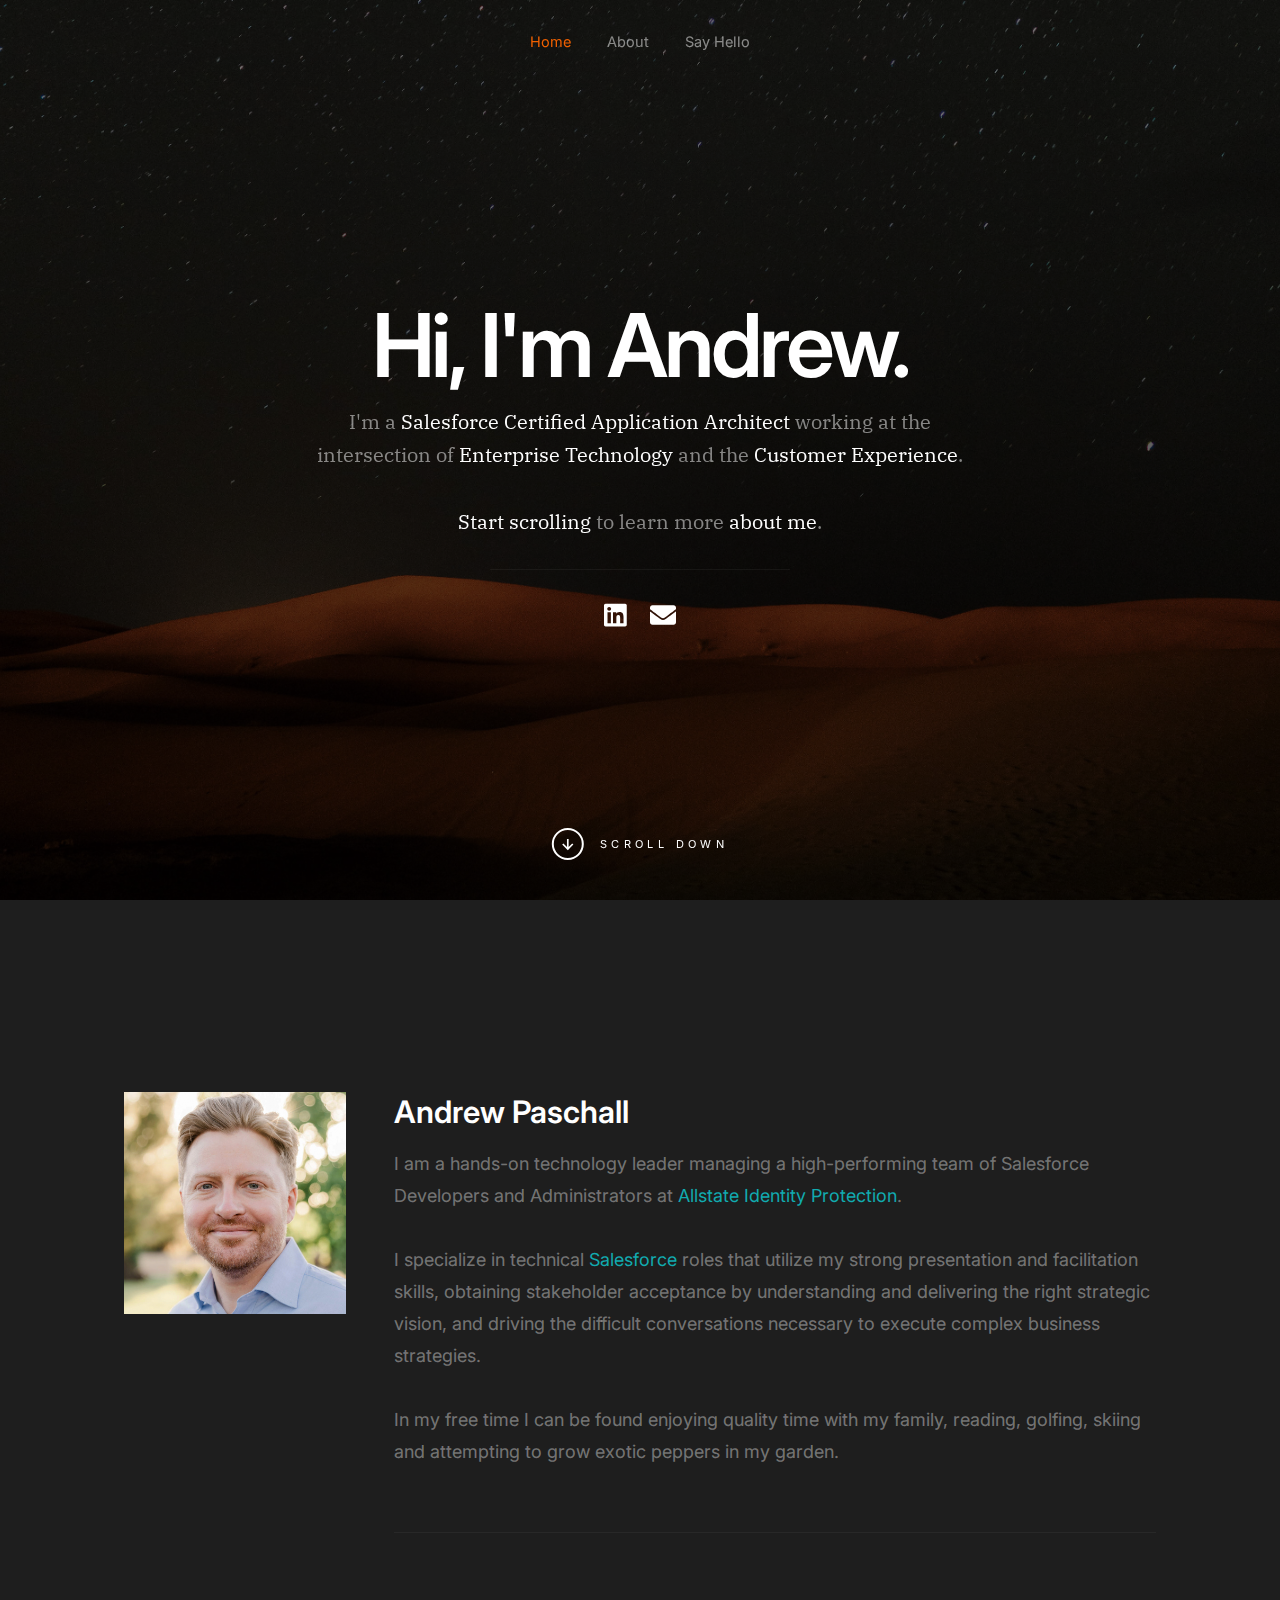
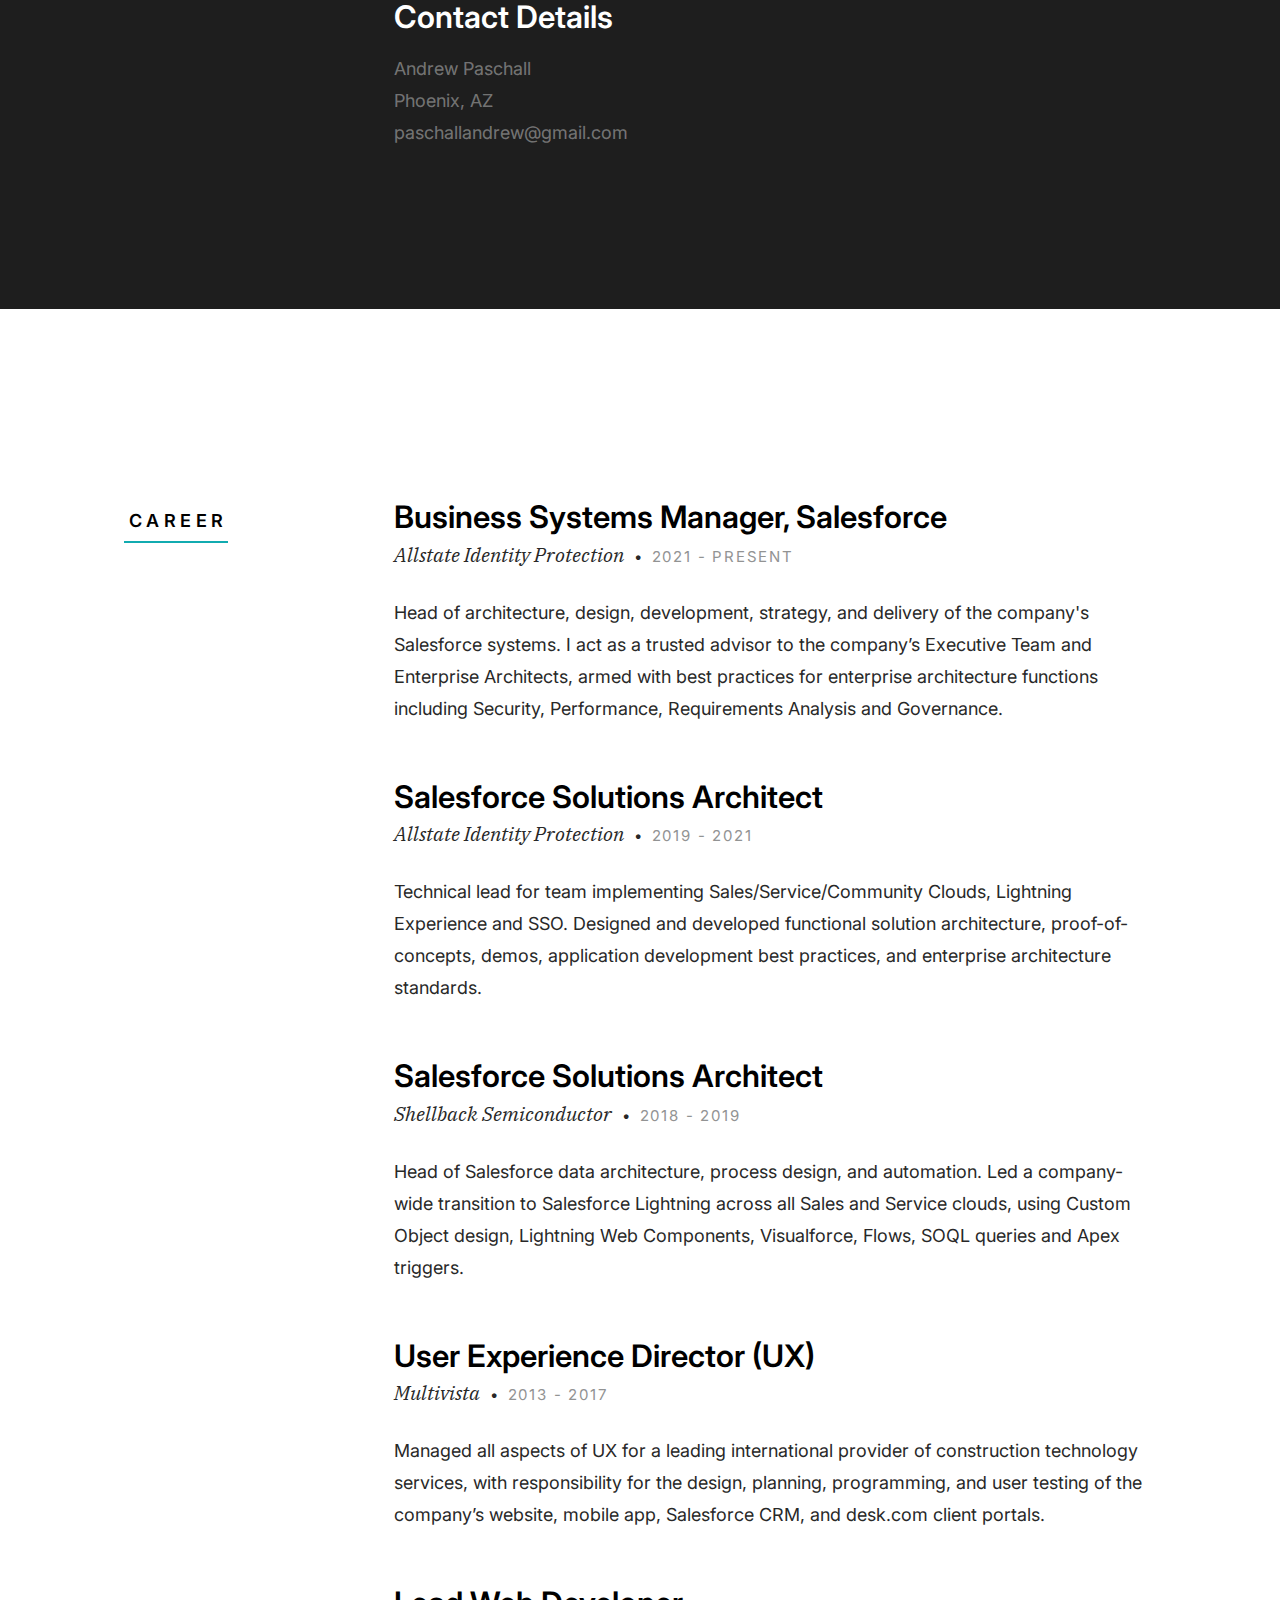
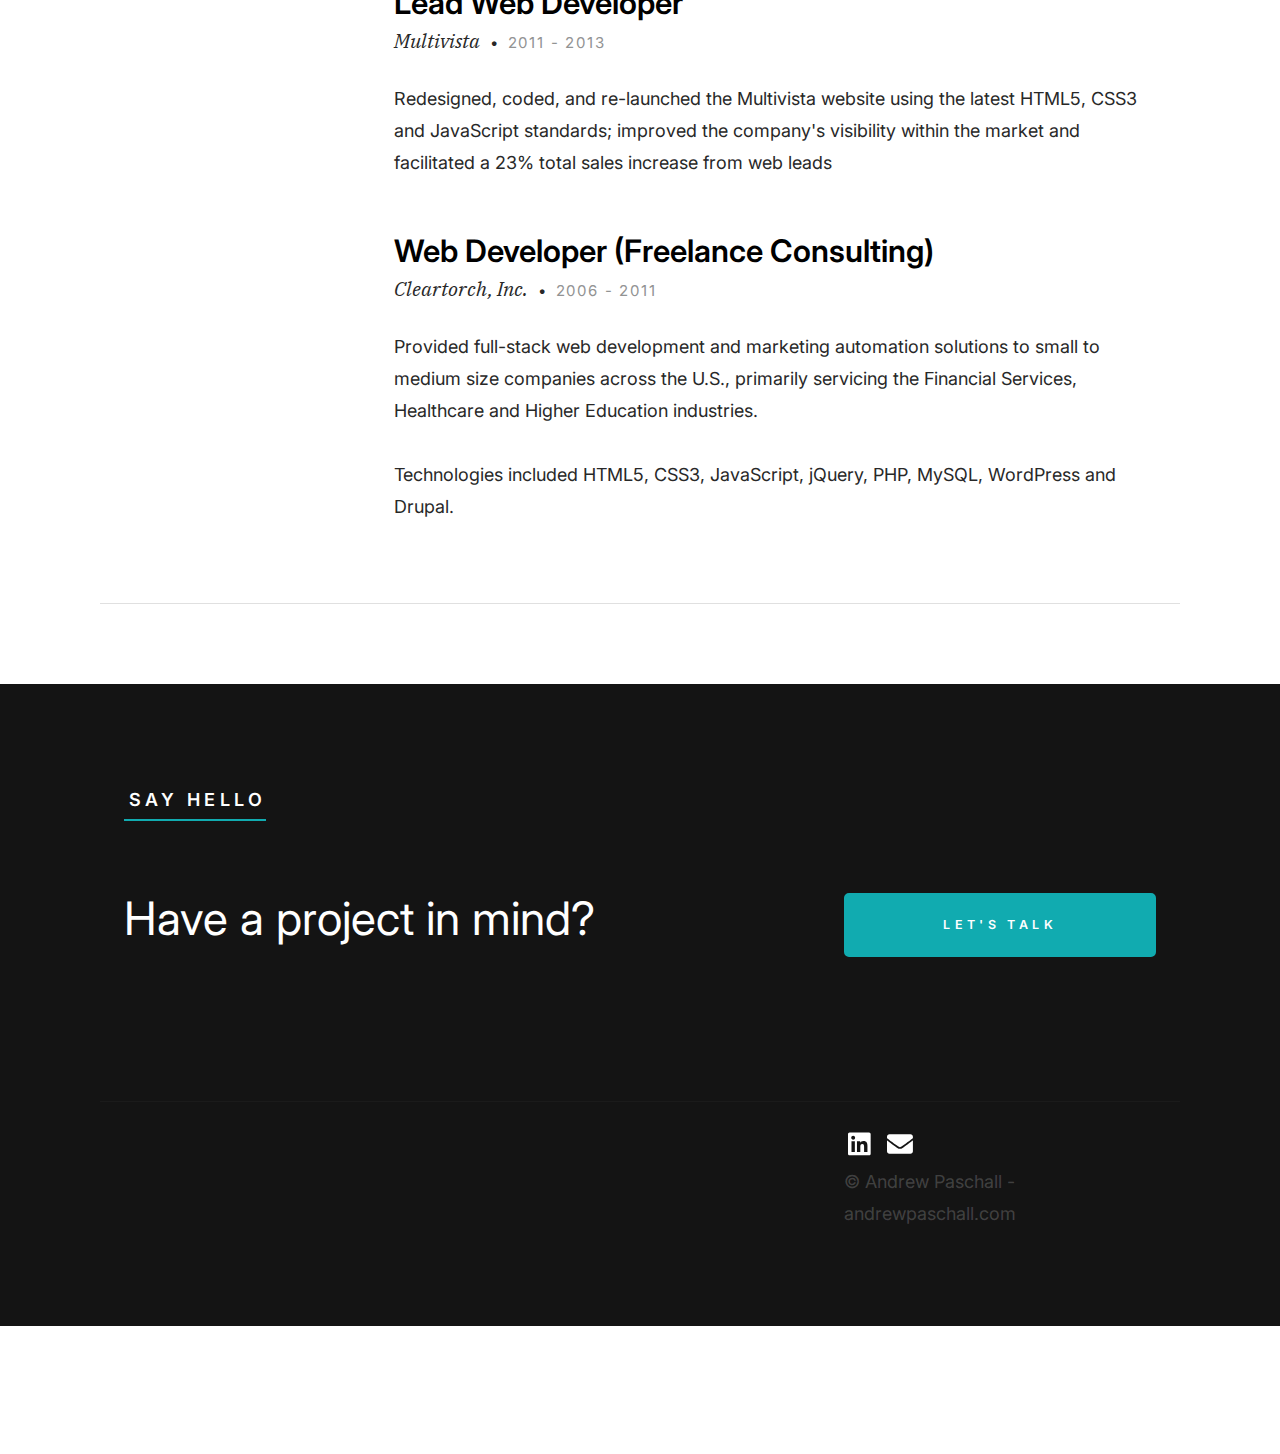
<file: _indexbackuppp.html>
<!DOCTYPE html>
<html class="no-js" lang="en">
<head>

    <meta charset="utf-8">
    <title>Andrew Paschall - Salesforce Architect - Personal Website</title>
    <meta name="author" content="Andrew Paschall">
	<meta name="keywords" content="Andrew Paschall, Paschall, Salesforce, Salesforce Architect, Phoenix, Phoenix AZ, Arizona, Andrew Paschall Phoenix">
	<meta name="description" content="Andrew Paschall is a Salesforce Certified Application Architect working at the intersection of Enterprise Technology and the Customer Experience. He currently resides in Phoenix, AZ.">

    <meta name="viewport" content="width=device-width, initial-scale=1">

    <link rel="stylesheet" href="css/styles.css">
    <link rel="stylesheet" href="css/vendor.css">

    <script defer src="js/vendor/fontawesome/all.min.js"></script>

    <link rel="apple-touch-icon" sizes="180x180" href="apple-touch-icon.png">
    <link rel="icon" type="image/png" sizes="32x32" href="favicon-32x32.png">
    <link rel="icon" type="image/png" sizes="16x16" href="favicon-16x16.png">
    <link rel="manifest" href="site.webmanifest">

<script async src="https://www.googletagmanager.com/gtag/js?id=G-M24FG1DGP5"></script>
<script>
  window.dataLayer = window.dataLayer || [];
  function gtag(){dataLayer.push(arguments);}
  gtag('js', new Date());

  gtag('config', 'G-M24FG1DGP5');
</script>

</head>

<body id="top" class="ss-preload">

    <div id="preloader">
        <div id="loader"></div>
    </div>

    <header class="s-header">
        <div class="row s-header__nav-wrap">
            <nav class="s-header__nav">
                <ul>
                    <li class="current"><a class="smoothscroll" href="#hero">Home</a></li>
                    <li><a class="smoothscroll" href="#about">About</a></li>
                    <!--<li><a class="smoothscroll" href="#resume">Resume</a></li>-->
                    <li><a class="smoothscroll" href="#contact">Say Hello</a></li>
                </ul>
            </nav>
        </div>
        
        <a class="s-header__menu-toggle" href="#0" title="Menu">
            <span class="s-header__menu-icon"></span>
        </a>
    </header>

    <section id="hero" class="s-hero target-section">

        <div class="s-hero__bg rellax" data-rellax-speed="-7"></div>

        <div class="row s-hero__content">
            <div class="column">

                <div class="s-hero__content-about">

                    <h1>Hi, I'm Andrew.</h1>

                    <h3>I'm a <span>Salesforce Certified Application Architect</span> working at the intersection of <span>Enterprise Technology</span> and the <span>Customer Experience</span>. <br><br> <a class="smoothscroll" href="#about">Start scrolling</a> to learn more <a class="smoothscroll" href="#about">about me</a>.</h3>

                    <div class="s-hero__content-social">
						<a href="https://www.linkedin.com/in/andrew-paschall/" target="_blank" title="LinkedIn"><i class="fab fa-linkedin" aria-hidden="true"></i></a>
						<a href="mailto:paschallandrew@gmail.com" rel="nofollow" title="Contact Me"><i class="fa fa-envelope" aria-hidden="true"></i></a>
                    </div>

                </div> 

            </div>
        </div>

        <div class="s-hero__scroll">
            <a href="#about" class="s-hero__scroll-link smoothscroll">
                <span class="scroll-arrow">
                    <svg xmlns="http://www.w3.org/2000/svg" width="24" height="24" viewBox="0 0 24 24" style="fill:rgba(0, 0, 0, 1);transform:;-ms-filter:"><path d="M18.707 12.707L17.293 11.293 13 15.586 13 6 11 6 11 15.586 6.707 11.293 5.293 12.707 12 19.414z"></path></svg>
                </span>
                <span class="scroll-text">Scroll Down</span>
            </a>
        </div>

    </section>

    <section id="about" class="s-about target-section">

        <div class="row">
            <div class="column large-3 tab-12">
                <img class="s-about__pic" src="images/Profile.jpg" alt="Andrew Paschall">
            </div>
            <div class="column large-9 tab-12 s-about__content">
                <h3>Andrew Paschall</h3>
                <p>
               I am a hands-on technology leader managing a high-performing team of Salesforce Developers and Administrators at <a href="https://www.allstateidentityprotection.com/" target="_blank">Allstate Identity Protection</a>.
			 </p>
			<p>
			  I specialize in technical <a href="https://www.salesforce.com/" target="_blank">Salesforce</a> roles that utilize my strong presentation and facilitation skills, obtaining stakeholder acceptance by understanding and delivering the right strategic vision, and driving the difficult conversations necessary to execute complex business strategies.
			</p>
			<p>
               In my free time I can be found enjoying quality time with my family, reading, golfing, skiing and attempting to grow exotic peppers in my garden.
            </p>

                <hr>

                <div class="row s-about__content-bottom">
                    <div class="column w-1000-stack">
                        <h3>Contact Details</h3>
    
                        <p>
                        Andrew Paschall <br>
                        Phoenix, AZ <br>
                        <a href="mailto:paschallandrew@gmail.com">paschallandrew@gmail.com</a>
                        </p>
                        
                    </div>
                    <!--<div class="column w-1000-stack">
                        <a href="resume.pdf" class="btn btn--download">
                            <svg xmlns="http://www.w3.org/2000/svg" width="24" height="24" viewBox="0 0 24 24" style="fill:rgba(0, 0, 0, 1);transform:;-ms-filter:"><path d="M12 16L16 11 13 11 13 4 11 4 11 11 8 11z"></path><path d="M20,18H4v-7H2v7c0,1.103,0.897,2,2,2h16c1.103,0,2-0.897,2-2v-7h-2V18z"></path></svg>
                            Download CV
                        </a>
                    </div>-->
                </div>
            </div>
        </div>

    </section>


    <!-- resume
    ================================================== -->
    <section id="resume" class="s-resume target-section">
        
        <div class="row s-resume__section">
            <div class="column large-3 tab-12">
                <h3 class="section-header-allcaps">Career</h3>
            </div>
            <div class="column large-9 tab-12">
                <div class="resume-block">

                    <div class="resume-block__header">
                        <h4 class="h3">Business Systems Manager, Salesforce</h4>
                        <p class="resume-block__header-meta">
                            <span>Allstate Identity Protection</span> 
                            <span class="resume-block__header-date">
                                2021 - Present
                            </span>
                        </p>
                    </div>

                    <p>
                    Head of architecture, design, development, strategy, and delivery of the company's Salesforce systems. I act as a trusted advisor to the company’s Executive Team and Enterprise Architects, armed with best practices for enterprise architecture functions including Security, Performance, Requirements Analysis and Governance.
                    </p>

                </div>

                <div class="resume-block">

                    <div class="resume-block__header">
                        <h4 class="h3">Salesforce Solutions Architect</h4>
                        <p class="resume-block__header-meta">
                            <span>Allstate Identity Protection</span> 
                            <span class="resume-block__header-date">
                                2019 - 2021
                            </span>
                        </p>
                    </div>

                    <p>
                    Technical lead for team implementing Sales/Service/Community Clouds, Lightning Experience and SSO.  Designed and developed functional solution architecture, proof-of-concepts, demos, application development best practices, and enterprise architecture standards.
                    </p>

                </div> 
				
				<div class="resume-block">

                    <div class="resume-block__header">
                        <h4 class="h3">Salesforce Solutions Architect</h4>
                        <p class="resume-block__header-meta">
                            <span>Shellback Semiconductor</span> 
                            <span class="resume-block__header-date">
                                2018 - 2019
                            </span>
                        </p>
                    </div>

                    <p>
                    Head of Salesforce data architecture, process design, and automation. Led a company-wide transition to Salesforce Lightning across all Sales and Service clouds, using Custom Object design, Lightning Web Components, Visualforce, Flows, SOQL queries and Apex triggers.
                    </p>

                </div> 
				
				<div class="resume-block">

                    <div class="resume-block__header">
                        <h4 class="h3">User Experience Director (UX)</h4>
                        <p class="resume-block__header-meta">
                            <span>Multivista</span> 
                            <span class="resume-block__header-date">
                                2013 - 2017
                            </span>
                        </p>
                    </div>

                    <p>
                    Managed all aspects of UX for a leading international provider of construction technology services, with responsibility for the design, planning, programming, and user testing of the company’s website, mobile app, Salesforce CRM, and desk.com client portals.
                    </p>

                </div> 
				
				<div class="resume-block">

                    <div class="resume-block__header">
                        <h4 class="h3">Lead Web Developer</h4>
                        <p class="resume-block__header-meta">
                            <span>Multivista</span> 
                            <span class="resume-block__header-date">
                                2011 - 2013
                            </span>
                        </p>
                    </div>

                    <p>
                    Redesigned, coded, and re-launched the Multivista website using the latest HTML5, CSS3 and JavaScript standards; improved the company's visibility within the market and facilitated a 23% total sales increase from web leads
                    </p>
					

                </div> 
				
				<div class="resume-block">

                    <div class="resume-block__header">
                        <h4 class="h3">Web Developer (Freelance Consulting)</h4>
                        <p class="resume-block__header-meta">
                            <span>Cleartorch, Inc.</span> 
                            <span class="resume-block__header-date">
                                2006 - 2011
                            </span>
                        </p>
                    </div>

                    <p>
                    Provided full-stack web development and marketing automation solutions to small to medium size companies across the U.S., primarily servicing the Financial Services, Healthcare and Higher Education industries.  
					</p>
					<p>
					Technologies included HTML5, CSS3, JavaScript, jQuery, PHP, MySQL, WordPress and Drupal.
					</p>

                </div> 
            </div>
        </div>




    <!-- contact
    ================================================== -->
    <section id="contact" class="s-contact target-section">

        <div class="row s-contact__header">
            <div class="column large-12">
                <h3 class="section-header-allcaps" style="margin-bottom:var(--vspace-1_5)">Say Hello</h3>
            </div>
        </div>

        <div class="row s-contact__content">

            <div class="column large-7 medium-12">

                <h4 class="huge-text" style="padding-top:2rem;">
                Have a project in mind?
                </h4>

            </div>

            <div class="column large-4 medium-12">

                <div class="row contact-infos">
                    <div class="column large-12 medium-6 tab-12">

                    </div>

                    <div class="column large-12">
                        <a href="mailto:paschallandrew@gmail.com" class="mailtoui btn btn--primary h-full-width">Let's Talk</a>
                    </div>
                </div>

            </div>
        </div>

    </section> 
    

    <!-- footer
    ================================================== -->
    <footer class="s-footer">
        <div class="row">
            <div class="column large-4 medium-6 w-1000-stack s-footer__social-block">
                <ul class="s-footer__social">
				
					<li><a href="https://www.linkedin.com/in/andrew-paschall/" target="_blank" title="LinkedIn"><i class="fab fa-linkedin" aria-hidden="true"></i></a></li>
					<li><a href="mailto:paschallandrew@gmail.com" rel="nofollow" title="Contact Me"><i class="fa fa-envelope" aria-hidden="true"></i></a></li>
					<!--<li><a href="resume.pdf" rel="nofollow" target="_blank" title="Download Resume (PDF)"><i class="fa fa-download" aria-hidden="true"></i></a></li>-->

                </ul>
				&copy; Andrew Paschall - andrewpaschall.com
            </div>

            <div class="column large-7 medium-6 w-1000-stack ss-copyright">

            </div>
        </div>

        <div class="ss-go-top">
            <a class="smoothscroll" title="Back to Top" href="#top">
                <svg xmlns="http://www.w3.org/2000/svg" viewBox="0 0 24 24"><path d="M6 4h12v2H6zm5 10v6h2v-6h5l-6-6-6 6z"/></svg>
             </a>
        </div>
    </footer>

    <script src="js/plugins.js"></script>
    <script src="js/main.js"></script>

</body>

</html>
</file>
<file: css/styles.css>
/* =================================================================== 
 * Ceevee Main Stylesheet
 * Template Ver. 2.0.0
 * 01-03-2021
 * ------------------------------------------------------------------
 *
 * TOC:
 * # settings and variables
 *      ## fonts
 *      ## colors
 *      ## vertical spacing and typescale
 *      ## grid variables
 * # normalize
 * # basic/base setup styles
 *      ## media
 *      ## typography resets
 *      ## links
 *      ## inputs
 * # Grid v3.0.0
 *      ## medium screen devices
 *      ## tablets
 *      ## mobile devices
 *      ## small mobile devices <= 400px
 * # block grids
 *      ## block grids - medium screen devices
 *      ## block grids - tablets
 *      ## block grids - mobile devices
 *      ## block grids - small mobile devices <= 400px
 * # MISC 
 * # custom grid, block grid STACK breakpoints
 * # base style overrides 
 *      ## links
 * # typography & general theme styles
 *      ## Lists
 *      ## responsive video container
 *      ## floated image
 *      ## tables
 *      ## spacing
 * # preloader
 *      ## page loaded
 * # forms 
 *      ## Style Placeholder Text
 * # buttons 
 * # additional components
 *      ## skillbars
 *      ## alert box
 *      ## pagination 
 * # common and reusable styles
 *      ## animation stuff 
 *      ## MailtoUI style overrides
 * # site header
 *      ## header nav
 *      ## mobile menu toggle 
 * # hero
 *      ## hero content
 *      ## hero social
 *      ## hero scrolldown
 *      ## animate intro content
 * # resume 
 *      ## resume block
 * # portfolio
 *      ## portfolio list
 *      ## modal popup
 * # CTA
 * # testimonials
 *      ## swiper style overrides
 *      ## testimonial slider 
 * # contact
 *      ## contact block
 * # footer
 *      ## footer social
 *      ## copyright
 *      ## go top
 *
 * ------------------------------------------------------------------ */


/* ===================================================================
 * # settings and variables
 *
 * ------------------------------------------------------------------- */

/* ------------------------------------------------------------------- 
 * ## fonts
 * ------------------------------------------------------------------- */
@import url("https://fonts.googleapis.com/css2?family=IBM+Plex+Serif:ital,wght@0,300;0,400;0,500;0,600;0,700;1,200;1,300;1,400;1,500;1,600&family=Inter:wght@300;400;500;600;700&display=swap");
:root {
    --font-1: "Inter", sans-serif;
    --font-2: "IBM Plex Serif", serif;
    /* monospace
     */
    --font-mono: Consolas, "Andale Mono", Courier, "Courier New", monospace;
}

/* ------------------------------------------------------------------- 
 * ## colors
 * ------------------------------------------------------------------- */
:root {
    /* color-1(#11ABB0)
     * color-2(#F06000)
     */
    --color-1: hsla(182, 82%, 38%, 1);
    --color-2: hsla(24, 100%, 47%, 1);

    /* theme color variations
     */
    --color-1-lighter: hsla(182, 82%, 58%, 1);
    --color-1-light  : hsla(182, 82%, 48%, 1);
    --color-1-dark   : hsla(182, 82%, 28%, 1);
    --color-1-darker : hsla(182, 82%, 18%, 1);
    --color-2-lighter: hsla(24, 100%, 67%, 1);
    --color-2-light  : hsla(24, 100%, 57%, 1);
    --color-2-dark   : hsla(24, 100%, 37%, 1);
    --color-2-darker : hsla(24, 100%, 27%, 1);

    /* feedback colors
     * color-error(#ffd1d2), color-success(#c8e675), 
     * color-info(#d7ecfb), color-notice(#fff099)
     */
    --color-error          : hsla(359, 100%, 91%, 1);
    --color-success        : hsla(76, 69%, 68%, 1);
    --color-info           : hsla(205, 82%, 91%, 1);
    --color-notice         : hsla(51, 100%, 80%, 1);
    --color-error-content  : hsla(359, 50%, 50%, 1);
    --color-success-content: hsla(76, 29%, 28%, 1);
    --color-info-content   : hsla(205, 32%, 31%, 1);
    --color-notice-content : hsla(51, 30%, 30%, 1);

    /* shades 
     * generated using 
     * Tint & Shade Generator 
     * (https://maketintsandshades.com/)
     */
    --color-black  : #000000;
    --color-gray-19: #0a0a0a;
    --color-gray-18: #141414;
    --color-gray-17: #1e1e1e;
    --color-gray-16: #282828;
    --color-gray-15: #323333;
    --color-gray-14: #3b3d3d;
    --color-gray-13: #454747;
    --color-gray-12: #4f5151;
    --color-gray-11: #595b5b;
    --color-gray-10: #636565;
    --color-gray-9 : #737474;
    --color-gray-8 : #828484;
    --color-gray-7 : #929393;
    --color-gray-6 : #a1a3a3;
    --color-gray-5 : #b1b2b2;
    --color-gray-4 : #c1c1c1;
    --color-gray-3 : #d0d1d1;
    --color-gray-2 : #e0e0e0;
    --color-gray-1 : #eff0f0;
    --color-white  : #ffffff;

    /* text
     */
    --color-text       : var(--color-gray-16);
    --color-text-dark  : var(--color-black);
    --color-text-light : var(--color-gray-7);
    --color-placeholder: var(--color-gray-7);

    /* buttons
     */
    --color-btn                   : var(--color-gray-3);
    --color-btn-text              : var(--color-black);
    --color-btn-hover             : var(--color-black);
    --color-btn-hover-text        : var(--color-white);
    --color-btn-primary           : var(--color-1);
    --color-btn-primary-text      : var(--color-white);
    --color-btn-primary-hover     : var(--color-2);
    --color-btn-primary-hover-text: var(--color-white);
    --color-btn-stroke            : var(--color-black);
    --color-btn-stroke-text       : var(--color-black);
    --color-btn-stroke-hover      : var(--color-black);
    --color-btn-stroke-hover-text : var(--color-white);

    /* others
     */
    --color-bg     : var(--color-gray-18);
    --color-border : var(--color-gray-2);
    --border-radius: 5px;
}

/* ------------------------------------------------------------------- 
 * ## vertical spacing and typescale
 * ------------------------------------------------------------------- */
:root {

    /* spacing
     * base font size: 18px 
     * vertical space unit : 32px
     */
    --base-size: 62.5%;
    --base-font-size: 1.8rem;
    --space: 3.2rem;

    /* vertical spacing 
     */
    --vspace-0_125: calc(0.125 * var(--space));
    --vspace-0_25 : calc(0.25 * var(--space));
    --vspace-0_5  : calc(0.5 * var(--space));
    --vspace-0_75 : calc(0.75 * var(--space));
    --vspace-0_875: calc(0.875 * var(--space));
    --vspace-1    : calc(var(--space));
    --vspace-1_25 : calc(1.25 * var(--space));
    --vspace-1_5  : calc(1.5 * var(--space));
    --vspace-1_75 : calc(1.75 * var(--space));
    --vspace-2    : calc(2 * var(--space));
    --vspace-2_5  : calc(2.5 * var(--space));
    --vspace-3    : calc(3 * var(--space));
    --vspace-3_5  : calc(3.5 * var(--space));
    --vspace-4    : calc(4 * var(--space));
    --vspace-4_5  : calc(4.5 * var(--space));
    --vspace-5    : calc(5 * var(--space));

    /* type scale
     * ratio 1:2 | base: 18px
     * -------------------------------------------------------
     *
     * --text-display-3 = (77.40px)
     * --text-display-2 = (64.50px)
     * --text-display-1 = (53.75px)
     * --text-xxxl      = (44.79px)
     * --text-xxl       = (37.32px)
     * --text-xl        = (31.10px)
     * --text-lg        = (25.92px)
     * --text-md        = (21.60px)
     * --text-size      = (18.00px) BASE
     * --text-sm        = (15.00px)
     * --text-xs        = (12.50px)
     *
     * -------------------------------------------------------
     */
    --text-scale-ratio: 1.2;
    --text-size       : var(--base-font-size);
    --text-xs         : calc((var(--text-size) / var(--text-scale-ratio)) / var(--text-scale-ratio));
    --text-sm         : calc(var(--text-xs) * var(--text-scale-ratio));
    --text-md         : calc(var(--text-sm) * var(--text-scale-ratio) * var(--text-scale-ratio));
    --text-lg         : calc(var(--text-md) * var(--text-scale-ratio));
    --text-xl         : calc(var(--text-lg) * var(--text-scale-ratio));
    --text-xxl        : calc(var(--text-xl) * var(--text-scale-ratio));
    --text-xxxl       : calc(var(--text-xxl) * var(--text-scale-ratio));
    --text-display-1  : calc(var(--text-xxxl) * var(--text-scale-ratio));
    --text-display-2  : calc(var(--text-display-1) * var(--text-scale-ratio));
    --text-display-3  : calc(var(--text-display-2) * var(--text-scale-ratio));

    /* default button height
     */
    --vspace-btn: var(--vspace-2);
}

/* on mobile devices below 600px
 */
@media screen and (max-width: 600px) {
    :root {
        --base-font-size: 1.6rem;
        --space: 2.8rem;
    }
}

/* ------------------------------------------------------------------- 
 * ## grid variables
 * ------------------------------------------------------------------- */
:root {

    /* widths for rows and containers
     */
    --width-full    : 100%;
    --width-max     : 1080px;
    --width-wide    : 1400px;
    --width-wider   : 1600px;
    --width-widest  : 1800px;
    --width-narrow  : 800px;
    --width-narrower: 600px;
    --width-grid-max: var(--width-max);

    /* gutters
     */
    --gutter-lg : 2.4rem;
    --gutter-md : 2rem;
    --gutter-mob: 1rem;
}


/* ==========================================================================
 * # normalize
 * normalize.css v8.0.1 | MIT License |
 * github.com/necolas/normalize.css
 *
 * -------------------------------------------------------------------------- */

/* ------------------------------------------------------------------- 
 * ## document
 * ------------------------------------------------------------------- */

/* 1. Correct the line height in all browsers.
 * 2. Prevent adjustments of font size after orientation changes in iOS.*/

html {
    line-height: 1.15;
    /* 1 */
    -webkit-text-size-adjust: 100%;
    /* 2 */
}

/* ------------------------------------------------------------------- 
 * ## sections
 * ------------------------------------------------------------------- */

/* Remove the margin in all browsers. */

body {
    margin: 0;
}

/* Render the `main` element consistently in IE. */

main {
    display: block;
}

/* Correct the font size and margin on `h1` elements within `section` and
 * `article` contexts in Chrome, Firefox, and Safari. */

h1 {
    font-size: 2em;
    margin: 0.67em 0;
}

/* ------------------------------------------------------------------- 
 * ## grouping
 * ------------------------------------------------------------------- */

/* 1. Add the correct box sizing in Firefox.
 * 2. Show the overflow in Edge and IE. */

hr {
    -webkit-box-sizing: content-box;
    box-sizing: content-box;
    /* 1 */
    height: 0;
    /* 1 */
    overflow: visible;
    /* 2 */
}

/* 1. Correct the inheritance and scaling of font size in all browsers.
 * 2. Correct the odd `em` font sizing in all browsers. */

pre {
    font-family: monospace, monospace;
    /* 1 */
    font-size: 1em;
    /* 2 */
}

/* ------------------------------------------------------------------- 
 * ## text-level semantics
 * ------------------------------------------------------------------- */

/* Remove the gray background on active links in IE 10. */

a {
    background-color: transparent;
}

/* 1. Remove the bottom border in Chrome 57-
 * 2. Add the correct text decoration in Chrome, Edge, IE, Opera, and Safari. */

abbr[title] {
    border-bottom: none;
    /* 1 */
    text-decoration: underline;
    /* 2 */
    -webkit-text-decoration: underline dotted;
    text-decoration: underline dotted;
    /* 2 */
}

/* Add the correct font weight in Chrome, Edge, and Safari. */

b, strong {
    font-weight: bolder;
}

/* 1. Correct the inheritance and scaling of font size in all browsers.
 * 2. Correct the odd `em` font sizing in all browsers. */

code, kbd, samp {
    font-family: monospace, monospace;
    /* 1 */
    font-size: 1em;
    /* 2 */
}

/* Add the correct font size in all browsers. */

small {
    font-size: 80%;
}

/* Prevent `sub` and `sup` elements from affecting the line height in
 * all browsers. */

sub, sup {
    font-size: 75%;
    line-height: 0;
    position: relative;
    vertical-align: baseline;
}

sub {
    bottom: -0.25em;
}

sup {
    top: -0.5em;
}

/* ------------------------------------------------------------------- 
 * ## embedded content
 * ------------------------------------------------------------------- */

/* Remove the border on images inside links in IE 10. */

img {
    border-style: none;
}

/* ------------------------------------------------------------------- 
 * ## forms
 * ------------------------------------------------------------------- */

/* 1. Change the font styles in all browsers.
 * 2. Remove the margin in Firefox and Safari. */

button, input, optgroup, select, textarea {
    font-family: inherit;
    /* 1 */
    font-size: 100%;
    /* 1 */
    line-height: 1.15;
    /* 1 */
    margin: 0;
    /* 2 */
}

/* Show the overflow in IE.
 * 1. Show the overflow in Edge. */

button, input {
    /* 1 */
    overflow: visible;
}

/* Remove the inheritance of text transform in Edge, Firefox, and IE.
 * 1. Remove the inheritance of text transform in Firefox. */

button, select {
    /* 1 */
    text-transform: none;
}

/* Correct the inability to style clickable types in iOS and Safari. */

button, [type="button"], [type="reset"], [type="submit"] {
    -webkit-appearance: button;
}

/* Remove the inner border and padding in Firefox. */

button::-moz-focus-inner, [type="button"]::-moz-focus-inner, [type="reset"]::-moz-focus-inner, [type="submit"]::-moz-focus-inner {
    border-style: none;
    padding: 0;
}

/* Restore the focus styles unset by the previous rule. */

button:-moz-focusring, [type="button"]:-moz-focusring, [type="reset"]:-moz-focusring, [type="submit"]:-moz-focusring {
    outline: 1px dotted ButtonText;
}

/* Correct the padding in Firefox. */

fieldset {
    padding: 0.35em 0.75em 0.625em;
}

/* 1. Correct the text wrapping in Edge and IE.
 * 2. Correct the color inheritance from `fieldset` elements in IE.
 * 3. Remove the padding so developers are not caught out when they zero out
 *    `fieldset` elements in all browsers. */

legend {
    -webkit-box-sizing: border-box;
    box-sizing: border-box;
    /* 1 */
    color: inherit;
    /* 2 */
    display: table;
    /* 1 */
    max-width: 100%;
    /* 1 */
    padding: 0;
    /* 3 */
    white-space: normal;
    /* 1 */
}

/* Add the correct vertical alignment in Chrome, Firefox, and Opera. */

progress {
    vertical-align: baseline;
}

/* Remove the default vertical scrollbar in IE 10+. */

textarea {
    overflow: auto;
}

/* 1. Add the correct box sizing in IE 10.
 * 2. Remove the padding in IE 10. */

[type="checkbox"], [type="radio"] {
    -webkit-box-sizing: border-box;
    box-sizing: border-box;
    /* 1 */
    padding: 0;
    /* 2 */
}

/* Correct the cursor style of increment and decrement buttons in Chrome. */

[type="number"]::-webkit-inner-spin-button, [type="number"]::-webkit-outer-spin-button {
    height: auto;
}

/* 1. Correct the odd appearance in Chrome and Safari.
 * 2. Correct the outline style in Safari. */

[type="search"] {
    -webkit-appearance: textfield;
    /* 1 */
    outline-offset: -2px;
    /* 2 */
}

/* Remove the inner padding in Chrome and Safari on macOS. */

[type="search"]::-webkit-search-decoration {
    -webkit-appearance: none;
}

/* 1. Correct the inability to style clickable types in iOS and Safari.
 * 2. Change font properties to `inherit` in Safari. */

::-webkit-file-upload-button {
    -webkit-appearance: button;
    /* 1 */
    font: inherit;
    /* 2 */
}

/* ------------------------------------------------------------------- 
 * ## interactive
 * ------------------------------------------------------------------- */

/* Add the correct display in Edge, IE 10+, and Firefox. */

details {
    display: block;
}

/* Add the correct display in all browsers. */

summary {
    display: list-item;
}

/* ------------------------------------------------------------------- 
 * ## misc
 * ------------------------------------------------------------------- */

/* Add the correct display in IE 10+. */

template {
    display: none;
}

/* Add the correct display in IE 10. */

[hidden] {
    display: none;
}


/* ===================================================================
 * # basic/base setup styles
 *
 * ------------------------------------------------------------------- */
html {
    font-size: 62.5%;
    -webkit-box-sizing: border-box;
    box-sizing: border-box;
}

*, *::before, *::after {
    -webkit-box-sizing: inherit;
    box-sizing: inherit;
}

body {
    font-weight: normal;
    line-height: 1;
    word-wrap: break-word;
    -moz-font-smoothing: grayscale;
    -moz-osx-font-smoothing: grayscale;
    -webkit-font-smoothing: antialiased;
    -webkit-overflow-scrolling: touch;
    -webkit-text-size-adjust: none;
}

/* ------------------------------------------------------------------- 
 * ## media
 * ------------------------------------------------------------------- */
svg, img, video embed, iframe, object {
    max-width: 100%;
    height: auto;
}

/* ------------------------------------------------------------------- 
 * ## typography resets
 * ------------------------------------------------------------------- */
div, dl, dt, dd, ul, ol, li, h1, h2, h3, h4, h5, h6, pre, form, p, blockquote, th, td {
    margin: 0;
    padding: 0;
}

p {
    font-size: inherit;
    text-rendering: optimizeLegibility;
}

em, i {
    font-style: italic;
    line-height: inherit;
}

strong, b {
    font-weight: bold;
    line-height: inherit;
}

small {
    font-size: 60%;
    line-height: inherit;
}

ol, ul {
    list-style: none;
}

li {
    display: block;
}

/* ------------------------------------------------------------------- 
 * ## links
 * ------------------------------------------------------------------- */
a {
    text-decoration: none;
    line-height: inherit;
}

a img {
    border: none;
}

/* ------------------------------------------------------------------- 
 * ## inputs
 * ------------------------------------------------------------------- */
fieldset {
    margin: 0;
    padding: 0;
}

input[type="email"], 
input[type="number"], 
input[type="search"], 
input[type="text"], 
input[type="tel"], 
input[type="url"], 
input[type="password"], textarea {
    -webkit-appearance: none;
    -moz-appearance: none;
    appearance: none;
}


/* ===================================================================
 * # Grid v3.0.0
 *
 *   -----------------------------------------------------------------
 * - Grid breakpoints are based on MAXIMUM WIDTH media queries, 
 *   meaning they apply to that one breakpoint and ALL THOSE BELOW IT.
 * - Grid columns without a specified width will automatically layout 
 *   as equal width columns.
 * ------------------------------------------------------------------- */

/* rows
 * ------------------------------------- */
.row {
    width: 92%;
    max-width: var(--width-grid-max);
    margin: 0 auto;
    display: -ms-flexbox;
    display: -webkit-box;
    display: flex;
    -ms-flex-flow: row wrap;
    -webkit-box-orient: horizontal;
    -webkit-box-direction: normal;
    flex-flow: row wrap;
}

.row .row {
    width: auto;
    max-width: none;
    margin-left: calc(var(--gutter-lg) * -1);
    margin-right: calc(var(--gutter-lg) * -1);
}

/* columns
 * -------------------------------------- */
.column {
    -ms-flex: 1 1 0%;
    -webkit-box-flex: 1;
    flex: 1 1 0%;
    padding: 0 var(--gutter-lg);
}

.collapse>.column, .column.collapse {
    padding: 0;
}

/* flex row containers utility classes
 */
.row.row-wrap {
    -ms-flex-wrap: wrap;
    flex-wrap: wrap;
}

.row.row-nowrap {
    -ms-flex-wrap: none;
    flex-wrap: nowrap;
}

.row.row-y-top {
    -ms-flex-align: start;
    -webkit-box-align: start;
    align-items: flex-start;
}

.row.row-y-bottom {
    -ms-flex-align: end;
    -webkit-box-align: end;
    align-items: flex-end;
}

.row.row-y-center {
    -ms-flex-align: center;
    -webkit-box-align: center;
    align-items: center;
}

.row.row-stretch {
    -ms-flex-align: stretch;
    -webkit-box-align: stretch;
    align-items: stretch;
}

.row.row-baseline {
    -ms-flex-align: baseline;
    -webkit-box-align: baseline;
    align-items: baseline;
}

.row.row-x-left {
    -ms-flex-pack: start;
    -webkit-box-pack: start;
    justify-content: flex-start;
}

.row.row-x-right {
    -ms-flex-pack: end;
    -webkit-box-pack: end;
    justify-content: flex-end;
}

.row.row-x-center {
    -ms-flex-pack: center;
    -webkit-box-pack: center;
    justify-content: center;
}

/* flex item utility alignment classes
 */
.align-center {
    margin: auto;
    -webkit-align-self: center;
    -ms-flex-item-align: center;
    -ms-grid-row-align: center;
    align-self: center;
}

.align-left {
    margin-right: auto;
    -webkit-align-self: center;
    -ms-flex-item-align: center;
    -ms-grid-row-align: center;
    align-self: center;
}

.align-right {
    margin-left: auto;
    -webkit-align-self: center;
    -ms-flex-item-align: center;
    -ms-grid-row-align: center;
    align-self: center;
}

.align-x-center {
    margin-right: auto;
    margin-left: auto;
}

.align-x-left {
    margin-right: auto;
}

.align-x-right {
    margin-left: auto;
}

.align-y-center {
    -webkit-align-self: center;
    -ms-flex-item-align: center;
    -ms-grid-row-align: center;
    align-self: center;
}

.align-y-top {
    -webkit-align-self: flex-start;
    -ms-flex-item-align: start;
    align-self: flex-start;
}

.align-y-bottom {
    -webkit-align-self: flex-end;
    -ms-flex-item-align: end;
    align-self: flex-end;
}

/* large screen column widths 
 */
.large-1 {
    -ms-flex: 0 0 8.33333%;
    -webkit-box-flex: 0;
    flex: 0 0 8.33333%;
    max-width: 8.33333%;
}

.large-2 {
    -ms-flex: 0 0 16.66667%;
    -webkit-box-flex: 0;
    flex: 0 0 16.66667%;
    max-width: 16.66667%;
}

.large-3 {
    -ms-flex: 0 0 25%;
    -webkit-box-flex: 0;
    flex: 0 0 25%;
    max-width: 25%;
}

.large-4 {
    -ms-flex: 0 0 33.33333%;
    -webkit-box-flex: 0;
    flex: 0 0 33.33333%;
    max-width: 33.33333%;
}

.large-5 {
    -ms-flex: 0 0 41.66667%;
    -webkit-box-flex: 0;
    flex: 0 0 41.66667%;
    max-width: 41.66667%;
}

.large-6 {
    -ms-flex: 0 0 50%;
    -webkit-box-flex: 0;
    flex: 0 0 50%;
    max-width: 50%;
}

.large-7 {
    -ms-flex: 0 0 58.33333%;
    -webkit-box-flex: 0;
    flex: 0 0 58.33333%;
    max-width: 58.33333%;
}

.large-8 {
    -ms-flex: 0 0 66.66667%;
    -webkit-box-flex: 0;
    flex: 0 0 66.66667%;
    max-width: 66.66667%;
}

.large-9 {
    -ms-flex: 0 0 75%;
    -webkit-box-flex: 0;
    flex: 0 0 75%;
    max-width: 75%;
}

.large-10 {
    -ms-flex: 0 0 83.33333%;
    -webkit-box-flex: 0;
    flex: 0 0 83.33333%;
    max-width: 83.33333%;
}

.large-11 {
    -ms-flex: 0 0 91.66667%;
    -webkit-box-flex: 0;
    flex: 0 0 91.66667%;
    max-width: 91.66667%;
}

.large-12 {
    -ms-flex: 0 0 100%;
    -webkit-box-flex: 0;
    flex: 0 0 100%;
    max-width: 100%;
}

/* ------------------------------------------------------------------- 
 * ## medium screen devices
 * ------------------------------------------------------------------- */
@media screen and (max-width: 1200px) {
    .row .row {
        margin-left: calc(var(--gutter-md) * -1);
        margin-right: calc(var(--gutter-md) * -1);
    }
    .column {
        padding: 0 var(--gutter-md);
    }
    .medium-1 {
        -ms-flex: 0 0 8.33333%;
        -webkit-box-flex: 0;
        flex: 0 0 8.33333%;
        max-width: 8.33333%;
    }
    .medium-2 {
        -ms-flex: 0 0 16.66667%;
        -webkit-box-flex: 0;
        flex: 0 0 16.66667%;
        max-width: 16.66667%;
    }
    .medium-3 {
        -ms-flex: 0 0 25%;
        -webkit-box-flex: 0;
        flex: 0 0 25%;
        max-width: 25%;
    }
    .medium-4 {
        -ms-flex: 0 0 33.33333%;
        -webkit-box-flex: 0;
        flex: 0 0 33.33333%;
        max-width: 33.33333%;
    }
    .medium-5 {
        -ms-flex: 0 0 41.66667%;
        -webkit-box-flex: 0;
        flex: 0 0 41.66667%;
        max-width: 41.66667%;
    }
    .medium-6 {
        -ms-flex: 0 0 50%;
        -webkit-box-flex: 0;
        flex: 0 0 50%;
        max-width: 50%;
    }
    .medium-7 {
        -ms-flex: 0 0 58.33333%;
        -webkit-box-flex: 0;
        flex: 0 0 58.33333%;
        max-width: 58.33333%;
    }
    .medium-8 {
        -ms-flex: 0 0 66.66667%;
        -webkit-box-flex: 0;
        flex: 0 0 66.66667%;
        max-width: 66.66667%;
    }
    .medium-9 {
        -ms-flex: 0 0 75%;
        -webkit-box-flex: 0;
        flex: 0 0 75%;
        max-width: 75%;
    }
    .medium-10 {
        -ms-flex: 0 0 83.33333%;
        -webkit-box-flex: 0;
        flex: 0 0 83.33333%;
        max-width: 83.33333%;
    }
    .medium-11 {
        -ms-flex: 0 0 91.66667%;
        -webkit-box-flex: 0;
        flex: 0 0 91.66667%;
        max-width: 91.66667%;
    }
    .medium-12 {
        -ms-flex: 0 0 100%;
        -webkit-box-flex: 0;
        flex: 0 0 100%;
        max-width: 100%;
    }
}

/* ------------------------------------------------------------------- 
 * ## tablets
 * ------------------------------------------------------------------- */
@media screen and (max-width: 800px) {
    .row {
        width: 90%;
    }
    .tab-1 {
        -ms-flex: 0 0 8.33333%;
        -webkit-box-flex: 0;
        flex: 0 0 8.33333%;
        max-width: 8.33333%;
    }
    .tab-2 {
        -ms-flex: 0 0 16.66667%;
        -webkit-box-flex: 0;
        flex: 0 0 16.66667%;
        max-width: 16.66667%;
    }
    .tab-3 {
        -ms-flex: 0 0 25%;
        -webkit-box-flex: 0;
        flex: 0 0 25%;
        max-width: 25%;
    }
    .tab-4 {
        -ms-flex: 0 0 33.33333%;
        -webkit-box-flex: 0;
        flex: 0 0 33.33333%;
        max-width: 33.33333%;
    }
    .tab-5 {
        -ms-flex: 0 0 41.66667%;
        -webkit-box-flex: 0;
        flex: 0 0 41.66667%;
        max-width: 41.66667%;
    }
    .tab-6 {
        -ms-flex: 0 0 50%;
        -webkit-box-flex: 0;
        flex: 0 0 50%;
        max-width: 50%;
    }
    .tab-7 {
        -ms-flex: 0 0 58.33333%;
        -webkit-box-flex: 0;
        flex: 0 0 58.33333%;
        max-width: 58.33333%;
    }
    .tab-8 {
        -ms-flex: 0 0 66.66667%;
        -webkit-box-flex: 0;
        flex: 0 0 66.66667%;
        max-width: 66.66667%;
    }
    .tab-9 {
        -ms-flex: 0 0 75%;
        -webkit-box-flex: 0;
        flex: 0 0 75%;
        max-width: 75%;
    }
    .tab-10 {
        -ms-flex: 0 0 83.33333%;
        -webkit-box-flex: 0;
        flex: 0 0 83.33333%;
        max-width: 83.33333%;
    }
    .tab-11 {
        -ms-flex: 0 0 91.66667%;
        -webkit-box-flex: 0;
        flex: 0 0 91.66667%;
        max-width: 91.66667%;
    }
    .tab-12 {
        -ms-flex: 0 0 100%;
        -webkit-box-flex: 0;
        flex: 0 0 100%;
        max-width: 100%;
    }
    .hide-on-tablet {
        display: none;
    }
}

/* ------------------------------------------------------------------- 
 * ## mobile devices
 * ------------------------------------------------------------------- */
@media screen and (max-width: 600px) {
    .row {
        width: 100%;
        padding-left: 6vw;
        padding-right: 6vw;
    }
    .row .row {
        margin-left: calc(var(--gutter-mob) * -1);
        margin-right: calc(var(--gutter-mob) * -1);
        padding-left: 0;
        padding-right: 0;
    }
    .column {
        padding: 0 var(--gutter-mob);
    }
    .mob-1 {
        -ms-flex: 0 0 8.33333%;
        -webkit-box-flex: 0;
        flex: 0 0 8.33333%;
        max-width: 8.33333%;
    }
    .mob-2 {
        -ms-flex: 0 0 16.66667%;
        -webkit-box-flex: 0;
        flex: 0 0 16.66667%;
        max-width: 16.66667%;
    }
    .mob-3 {
        -ms-flex: 0 0 25%;
        -webkit-box-flex: 0;
        flex: 0 0 25%;
        max-width: 25%;
    }
    .mob-4 {
        -ms-flex: 0 0 33.33333%;
        -webkit-box-flex: 0;
        flex: 0 0 33.33333%;
        max-width: 33.33333%;
    }
    .mob-5 {
        -ms-flex: 0 0 41.66667%;
        -webkit-box-flex: 0;
        flex: 0 0 41.66667%;
        max-width: 41.66667%;
    }
    .mob-6 {
        -ms-flex: 0 0 50%;
        -webkit-box-flex: 0;
        flex: 0 0 50%;
        max-width: 50%;
    }
    .mob-7 {
        -ms-flex: 0 0 58.33333%;
        -webkit-box-flex: 0;
        flex: 0 0 58.33333%;
        max-width: 58.33333%;
    }
    .mob-8 {
        -ms-flex: 0 0 66.66667%;
        -webkit-box-flex: 0;
        flex: 0 0 66.66667%;
        max-width: 66.66667%;
    }
    .mob-9 {
        -ms-flex: 0 0 75%;
        -webkit-box-flex: 0;
        flex: 0 0 75%;
        max-width: 75%;
    }
    .mob-10 {
        -ms-flex: 0 0 83.33333%;
        -webkit-box-flex: 0;
        flex: 0 0 83.33333%;
        max-width: 83.33333%;
    }
    .mob-11 {
        -ms-flex: 0 0 91.66667%;
        -webkit-box-flex: 0;
        flex: 0 0 91.66667%;
        max-width: 91.66667%;
    }
    .mob-12 {
        -ms-flex: 0 0 100%;
        -webkit-box-flex: 0;
        flex: 0 0 100%;
        max-width: 100%;
    }
    .hide-on-mobile {
        display: none;
    }
}

/* ------------------------------------------------------------------- 
 * ## small mobile devices <= 400px
 * ------------------------------------------------------------------- */
@media screen and (max-width: 400px) {
    .row .row {
        margin-left: 0;
        margin-right: 0;
    }
    .column {
        -ms-flex: 0 0 100%;
        -webkit-box-flex: 0;
        flex: 0 0 100%;
        max-width: 100%;
        margin-left: 0;
        margin-right: 0;
        padding: 0;
    }
    .hide-on-mobile-small {
        display: none;
    }
}


/* ===================================================================
 * # block grids
 *
 * -------------------------------------------------------------------
 * Equally-sized columns define at parent/row level.
 * ------------------------------------------------------------------- */
.block-large-1-8>.column {
    -ms-flex: 0 0 12.5%;
    -webkit-box-flex: 0;
    flex: 0 0 12.5%;
    max-width: 12.5%;
}

.block-large-1-6>.column {
    -ms-flex: 0 0 16.66667%;
    -webkit-box-flex: 0;
    flex: 0 0 16.66667%;
    max-width: 16.66667%;
}

.block-large-1-5>.column {
    -ms-flex: 0 0 20%;
    -webkit-box-flex: 0;
    flex: 0 0 20%;
    max-width: 20%;
}

.block-large-1-4>.column {
    -ms-flex: 0 0 25%;
    -webkit-box-flex: 0;
    flex: 0 0 25%;
    max-width: 25%;
}

.block-large-1-3>.column {
    -ms-flex: 0 0 33.33333%;
    -webkit-box-flex: 0;
    flex: 0 0 33.33333%;
    max-width: 33.33333%;
}

.block-large-1-2>.column {
    -ms-flex: 0 0 50%;
    -webkit-box-flex: 0;
    flex: 0 0 50%;
    max-width: 50%;
}

.block-large-full>.column {
    -ms-flex: 0 0 100%;
    -webkit-box-flex: 0;
    flex: 0 0 100%;
    max-width: 100%;
}

/* ------------------------------------------------------------------- 
 * ## block grids - medium screen devices
 * ------------------------------------------------------------------- */
@media screen and (max-width: 1200px) {
    .block-medium-1-8>.column {
        -ms-flex: 0 0 12.5%;
        -webkit-box-flex: 0;
        flex: 0 0 12.5%;
        max-width: 12.5%;
    }
    .block-medium-1-6>.column {
        -ms-flex: 0 0 16.66667%;
        -webkit-box-flex: 0;
        flex: 0 0 16.66667%;
        max-width: 16.66667%;
    }
    .block-medium-1-5>.column {
        -ms-flex: 0 0 20%;
        -webkit-box-flex: 0;
        flex: 0 0 20%;
        max-width: 20%;
    }
    .block-medium-1-4>.column {
        -ms-flex: 0 0 25%;
        -webkit-box-flex: 0;
        flex: 0 0 25%;
        max-width: 25%;
    }
    .block-medium-1-3>.column {
        -ms-flex: 0 0 33.33333%;
        -webkit-box-flex: 0;
        flex: 0 0 33.33333%;
        max-width: 33.33333%;
    }
    .block-medium-1-2>.column {
        -ms-flex: 0 0 50%;
        -webkit-box-flex: 0;
        flex: 0 0 50%;
        max-width: 50%;
    }
    .block-medium-full>.column {
        -ms-flex: 0 0 100%;
        -webkit-box-flex: 0;
        flex: 0 0 100%;
        max-width: 100%;
    }
}

/* ------------------------------------------------------------------- 
 * ## block grids - tablets
 * ------------------------------------------------------------------- */
@media screen and (max-width: 800px) {
    .block-tab-1-8>.column {
        -ms-flex: 0 0 12.5%;
        -webkit-box-flex: 0;
        flex: 0 0 12.5%;
        max-width: 12.5%;
    }
    .block-tab-1-6>.column {
        -ms-flex: 0 0 16.66667%;
        -webkit-box-flex: 0;
        flex: 0 0 16.66667%;
        max-width: 16.66667%;
    }
    .block-tab-1-5>.column {
        -ms-flex: 0 0 20%;
        -webkit-box-flex: 0;
        flex: 0 0 20%;
        max-width: 20%;
    }
    .block-tab-1-4>.column {
        -ms-flex: 0 0 25%;
        -webkit-box-flex: 0;
        flex: 0 0 25%;
        max-width: 25%;
    }
    .block-tab-1-3>.column {
        -ms-flex: 0 0 33.33333%;
        -webkit-box-flex: 0;
        flex: 0 0 33.33333%;
        max-width: 33.33333%;
    }
    .block-tab-1-2>.column {
        -ms-flex: 0 0 50%;
        -webkit-box-flex: 0;
        flex: 0 0 50%;
        max-width: 50%;
    }
    .block-tab-full>.column {
        -ms-flex: 0 0 100%;
        -webkit-box-flex: 0;
        flex: 0 0 100%;
        max-width: 100%;
    }
}

/* ------------------------------------------------------------------- 
 * ## block grids - mobile devices
 * ------------------------------------------------------------------- */
@media screen and (max-width: 600px) {
    .block-mob-1-8>.column {
        -ms-flex: 0 0 12.5%;
        -webkit-box-flex: 0;
        flex: 0 0 12.5%;
        max-width: 12.5%;
    }
    .block-mob-1-6>.column {
        -ms-flex: 0 0 16.66667%;
        -webkit-box-flex: 0;
        flex: 0 0 16.66667%;
        max-width: 16.66667%;
    }
    .block-mob-1-5>.column {
        -ms-flex: 0 0 20%;
        -webkit-box-flex: 0;
        flex: 0 0 20%;
        max-width: 20%;
    }
    .block-mob-1-4>.column {
        -ms-flex: 0 0 25%;
        -webkit-box-flex: 0;
        flex: 0 0 25%;
        max-width: 25%;
    }
    .block-mob-1-3>.column {
        -ms-flex: 0 0 33.33333%;
        -webkit-box-flex: 0;
        flex: 0 0 33.33333%;
        max-width: 33.33333%;
    }
    .block-mob-1-2>.column {
        -ms-flex: 0 0 50%;
        -webkit-box-flex: 0;
        flex: 0 0 50%;
        max-width: 50%;
    }
    .block-mob-full>.column {
        -ms-flex: 0 0 100%;
        -webkit-box-flex: 0;
        flex: 0 0 100%;
        max-width: 100%;
    }
}

/* ------------------------------------------------------------------- 
 * ## block grids - small mobile devices <= 400px
 * ------------------------------------------------------------------- */
@media screen and (max-width: 400px) {
    .stack>.column {
        -ms-flex: 0 0 100%;
        -webkit-box-flex: 0;
        flex: 0 0 100%;
        max-width: 100%;
        margin-left: 0;
        margin-right: 0;
        padding: 0;
    }
}


/* ===================================================================
 * # MISC 
 *
 * ------------------------------------------------------------------- */
.h-group:after {
    content: "";
    display: table;
    clear: both;
}

/* misc helper classes
 */
.is-hidden {
    display: none;
}

.is-invisible {
    visibility: hidden;
}

.h-screen-reader-text {
    clip: rect(1px, 1px, 1px, 1px);
    -webkit-clip-path: inset(50%);
    clip-path: inset(50%);
    height: 1px;
    width: 1px;
    margin: -1px;
    overflow: hidden;
    padding: 0;
    border: 0;
    position: absolute;
}

.h-antialiased {
    -webkit-font-smoothing: antialiased;
    -moz-osx-font-smoothing: grayscale;
}

.h-overflow-hidden {
    overflow: hidden;
}

.h-remove-top {
    margin-top: 0;
}

.h-remove-bottom {
    margin-bottom: 0;
}

.h-add-half-bottom {
    margin-bottom: var(--vspace-0_5) !important;
}

.h-add-bottom {
    margin-bottom: var(--vspace-1) !important;
}

.h-no-border {
    border: none;
}

.h-full-width {
    width: 100%;
}

.h-text-center {
    text-align: center;
}

.h-text-left {
    text-align: left;
}

.h-text-right {
    text-align: right;
}

.h-pull-left {
    float: left;
}

.h-pull-right {
    float: right;
}


/* ===================================================================
 * # custom grid, block grid STACK breakpoints
 *
 * ------------------------------------------------------------------- */
@media screen and (max-width: 1000px) {
    .w-1000-stack, .block-1000-stack>.column {
        -ms-flex: 0 0 100%;
        -webkit-box-flex: 0;
        flex: 0 0 100%;
        max-width: 100%;
    }
}

@media screen and (max-width: 700px) {
    .w-700-stack, .block-700-stack>.column {
        -ms-flex: 0 0 100%;
        -webkit-box-flex: 0;
        flex: 0 0 100%;
        max-width: 100%;
    }
}

@media screen and (max-width: 500px) {
    .w-500-stack, .block-500-stack>.column {
        -ms-flex: 0 0 100%;
        -webkit-box-flex: 0;
        flex: 0 0 100%;
        max-width: 100%;
    }
}

/* ===================================================================
 * # base style overrides 
 *
 * ------------------------------------------------------------------- */
html {
    font-size: var(--base-size);
}

html, body {
    height: 100%;
}

body {
    background: var(--color-bg);
    font-family: var(--font-1);
    font-size: var(--text-size);
    font-style: normal;
    font-weight: normal;
    line-height: var(--vspace-1);
    color: var(--color-text);
    margin: 0;
    padding: 0;
}

/* ------------------------------------------------------------------- 
 * ## links
 * ------------------------------------------------------------------- */
a {
    color: var(--color-1);
    -webkit-transition: all 0.3s ease-in-out;
    transition: all 0.3s ease-in-out;
}

a:hover, a:focus, a:active {
    color: var(--color-2);
}

a:hover, a:active {
    outline: 0;
}


/* ===================================================================
 * # typography & general theme styles
 * 
 * ------------------------------------------------------------------- */

/* type scale - ratio 1:2 | base: 18px
 * -------------------------------------------------------------------
 * --text-display-3 = (77.40px)
 * --text-display-2 = (64.50px)
 * --text-display-1 = (53.75px)
 * --text-xxxl      = (44.79px)
 * --text-xxl       = (37.32px)
 * --text-xl        = (31.10px)
 * --text-lg        = (25.92px)
 * --text-md        = (21.60px)
 * --text-size      = (18.00px) BASE
 * --text-sm        = (15.00px)
 * --text-xs        = (12.50px)
 * -------------------------------------------------------------------- */
h1, h2, h3, h4, h5, h6, 
.h1, .h2, .h3, .h4, .h5, .h6 {
    font-family: var(--font-1);
    font-weight: 600;
    font-style: normal;
    color: var(--color-text-dark);
    -webkit-font-variant-ligatures: common-ligatures;
    font-variant-ligatures: common-ligatures;
    text-rendering: optimizeLegibility;
}

h1, .h1 {
    margin-top: var(--vspace-3);
    margin-bottom: var(--vspace-0_75);
}

h2, .h2, h3, .h3, h4, .h4 {
    margin-top: var(--vspace-2_5);
    margin-bottom: var(--vspace-0_5);
}

h5, .h5, h6, .h6 {
    margin-top: var(--vspace-1_5);
    margin-bottom: var(--vspace-0_5);
}

h1, .h1 {
    font-size: var(--text-display-1);
    line-height: calc(var(--vspace-1_75) + var(--vspace-0_125));
    letter-spacing: -.015em;
}

@media screen and (max-width: 600px) {
    h1, .h1 {
        font-size: var(--text-xxxl);
        line-height: var(--vspace-1_75);
    }
}

h2, .h2 {
    font-size: var(--text-xxl);
    line-height: calc(var(--vspace-1_25) + var(--vspace-0_125));
    letter-spacing: -.01em;
}

h3, .h3 {
    font-size: var(--text-xl);
    line-height: var(--vspace-1_25);
}

h4, .h4 {
    font-size: var(--text-lg);
    line-height: var(--vspace-1);
}

h5, .h5 {
    font-size: var(--text-md);
    line-height: calc(0.875 * var(--space));
}

h6, .h6 {
    font-size: var(--text-sm);
    font-weight: 700;
    line-height: var(--vspace-0_75);
    text-transform: uppercase;
    letter-spacing: .2em;
}

.lead, .attention-getter {
    font-weight: 300;
    font-size: var(--text-md);
    line-height: calc(1.125 * var(--space));
    color: var(--color-text-dark);
}

@media screen and (max-width: 400px) {
    .lead, .attention-getter {
        font-size: calc(var(--text-size) * 1.0556);
    }
}

figure img, p img {
    margin: 0;
    vertical-align: bottom;
}

em, i, strong, b {
    font-size: inherit;
    line-height: inherit;
}

em, i {
    font-family: var(--font-1);
    font-style: italic;
}

strong, b {
    font-family: var(--font-1);
    font-weight: 600;
    color: var(--color-text-dark);
}

small {
    font-size: var(--text-sm);
    font-weight: 500;
    line-height: var(--vspace-0_5);
}

blockquote {
    margin: 0 0 var(--vspace-1) 0;
    padding: var(--vspace-1) var(--vspace-1_5);
    border-left: 4px solid black;
    position: relative;
}

@media screen and (max-width: 400px) {
    blockquote {
        padding: var(--vspace-0_75) var(--vspace-0_75);
    }
}

blockquote p {
    font-family: var(--font-2);
    font-size: var(--text-lg);
    font-weight: 400;
    font-style: normal;
    line-height: var(--vspace-1_25);
    color: var(--color-text-dark);
    padding: 0;
}

blockquote cite {
    display: block;
    font-family: var(--font-1);
    font-weight: 400;
    font-size: var(--text-sm);
    line-height: var(--vspace-0_75);
    font-style: normal;
}

blockquote cite:before {
    content: "\2014 \0020";
}

blockquote cite, blockquote cite a, blockquote cite a:visited {
    color: var(--color-text-light);
    border: none;
}

figure {
    display: block;
    margin-left: 0;
    margin-right: 0;
}

figure img+figcaption {
    margin-top: var(--vspace-1);
}

figcaption {
    font-size: var(--text-sm);
    text-align: center;
    margin-bottom: 0;
}

var, kbd, samp, code, pre {
    font-family: var(--font-mono);
}

pre {
    padding: var(--vspace-0_75) var(--vspace-1) var(--vspace-1);
    background: var(--color-gray-1);
    overflow-x: auto;
}

code {
    font-size: var(--text-sm);
    line-height: 1.6rem;
    margin: 0 .2rem;
    padding: calc(((var(--vspace-1) - 1.6rem) / 2) - .1rem) calc(.8rem - .1rem);
    white-space: nowrap;
    background: var(--color-gray-1);
    border: 1px solid var(--color-gray-3);
    color: var(--color-text);
    border-radius: 3px;
}

pre>code {
    display: block;
    white-space: pre;
    line-height: var(--vspace-1);
    padding: 0;
    margin: 0;
    border: none;
}

del {
    text-decoration: line-through;
}

abbr {
    font-family: var(--font-1);
    font-weight: 400;
    font-variant: small-caps;
    text-transform: lowercase;
    letter-spacing: .1em;
}

abbr[title], dfn[title] {
    border-bottom: 1px dotted;
    cursor: help;
    text-decoration: none;
}

mark {
    background: var(--color-notice);
    color: var(--color-black);
}

hr {
    border: solid var(--color-border);
    border-width: .1rem 0 0;
    clear: both;
    margin: var(--vspace-2) 0 calc(var(--vspace-2) - .1rem);
    height: 0;
}

hr.fancy {
    border: none;
    margin: var(--vspace-2) 0;
    height: var(--vspace-1);
    text-align: center;
}

hr.fancy::before {
    content: "*****";
    letter-spacing: .3em;
}

/* ------------------------------------------------------------------- 
 * ## Lists
 * ------------------------------------------------------------------- */
ol {
    list-style: decimal;
}

ul {
    list-style: disc;
}

li {
    display: list-item;
}

ol, ul {
    margin-left: 1.6rem;
}

ul li {
    padding-left: .4rem;
}

ul ul, ul ol, ol ol, ol ul {
    margin: 1.6rem 0 1.6rem 1.6rem;
}

ul.disc li {
    display: list-item;
    list-style: none;
    padding: 0 0 0 .8rem;
    position: relative;
}

ul.disc li::before {
    content: "";
    display: inline-block;
    width: var(--vspace-0_25);
    height: var(--vspace-0_25);
    border-radius: 50%;
    background: var(--color-1-dark);
    position: absolute;
    left: -.9em;
    top: .65em;
    vertical-align: middle;
}

dt {
    margin: 0;
    color: var(--color-1);
}

dd {
    margin: 0 0 0 2rem;
}

/* ------------------------------------------------------------------- 
 * ## responsive video container
 * ------------------------------------------------------------------- */
.video-container {
    position: relative;
    padding-bottom: 56.25%;
    height: 0;
    overflow: hidden;
}

.video-container iframe, 
.video-container object, 
.video-container embed, 
.video-container video {
    position: absolute;
    top: 0;
    left: 0;
    width: 100%;
    height: 100%;
}

/* ------------------------------------------------------------------- 
 * ## floated image 
 * ------------------------------------------------------------------- */
img.h-pull-right {
    margin: var(--vspace-0_5) 0 var(--vspace-0_5) 2.8rem;
}

img.h-pull-left {
    margin: var(--vspace-0_5) 2.8rem var(--vspace-0_5) 0;
}

/* ------------------------------------------------------------------- 
 * ## tables
 * ------------------------------------------------------------------- */
table {
    border-width: 0;
    width: 100%;
    max-width: 100%;
    font-family: var(--font-1);
    border-collapse: collapse;
}

th, td {
    padding: var(--vspace-0_5) 3.2rem calc(var(--vspace-0_5) - .1rem);
    text-align: left;
    border-bottom: 1px solid var(--color-border);
}

th {
    padding: var(--vspace-0_5) 3.2rem;
    color: var(--color-text-dark);
    font-family: var(--font-1);
    font-weight: 600;
}

th:first-child, td:first-child {
    padding-left: 0;
}

th:last-child, td:last-child {
    padding-right: 0;
}

.table-responsive {
    overflow-x: auto;
    -webkit-overflow-scrolling: touch;
}

/* ------------------------------------------------------------------- 
 * ## spacing
 * ------------------------------------------------------------------- */
fieldset, 
button, 
.btn {
    margin-bottom: var(--vspace-0_5);
}

input, 
textarea, 
select, 
pre, 
blockquote, 
figure, 
figcaption, 
table, 
p, 
ul, 
ol, 
dl, 
form, 
img, 
.video-container, 
.ss-custom-select {
    margin-bottom: var(--vspace-1);
}


/* =================================================================== 
 * # preloader
 *
 * ------------------------------------------------------------------- */
#preloader {
    position: fixed;
    top: 0;
    left: 0;
    right: 0;
    bottom: 0;
    display: -ms-flexbox;
    display: -webkit-box;
    display: flex;
    -ms-flex-flow: row wrap;
    -webkit-box-orient: horizontal;
    -webkit-box-direction: normal;
    flex-flow: row wrap;
    -ms-flex-pack: center;
    -webkit-box-pack: center;
    justify-content: center;
    -ms-flex-line-pack: center;
    align-content: center;
    background: #050505;
    z-index: 500;
    height: 100vh;
    width: 100%;
    opacity: 1;
}

.no-js #preloader, .oldie #preloader {
    display: none;
}

#loader {
    width: var(--vspace-1_5);
    height: var(--vspace-1_5);
    padding: 0;
    opacity: 1;
}

#loader:before {
    content: "";
    border-top: 4px solid rgba(255, 255, 255, 0.1);
    border-right: 4px solid rgba(255, 255, 255, 0.1);
    border-bottom: 4px solid rgba(255, 255, 255, 0.1);
    border-left: 4px solid white;
    -webkit-animation: load 1.1s infinite linear;
    animation: load 1.1s infinite linear;
    display: block;
    border-radius: 50%;
    width: var(--vspace-1_5);
    height: var(--vspace-1_5);
}

@-webkit-keyframes load {
    0% {
        -webkit-transform: rotate(0deg);
        transform: rotate(0deg);
    }
    100% {
        -webkit-transform: rotate(360deg);
        transform: rotate(360deg);
    }
}

@keyframes load {
    0% {
        -webkit-transform: rotate(0deg);
        transform: rotate(0deg);
    }
    100% {
        -webkit-transform: rotate(360deg);
        transform: rotate(360deg);
    }
}

/* ------------------------------------------------------------------- 
 * ## page loaded
 * ------------------------------------------------------------------- */
.ss-loaded #preloader {
    opacity: 0;
    visibility: hidden;
    -webkit-transition: all .6s .9s ease-in-out;
    transition: all .6s .9s ease-in-out;
}

.ss-loaded #preloader #loader {
    opacity: 0;
    -webkit-transition: opacity .6s ease-in-out;
    transition: opacity .6s ease-in-out;
}


/* ===================================================================
 * # forms 
 *
 * ------------------------------------------------------------------- */
fieldset {
    border: none;
}

input[type="email"], 
input[type="number"], 
input[type="search"], 
input[type="text"], 
input[type="tel"], 
input[type="url"], 
input[type="password"], 
textarea, 
select {
    --input-height: var(--vspace-2);
    --input-line-height: var(--vspace-1);
    --input-vpadding: calc((var(--input-height) - var(--input-line-height)) / 2);
    display: block;
    height: var(--input-height);
    padding: var(--input-vpadding) 0 calc(var(--input-vpadding) - .1rem);
    border: 0;
    outline: none;
    color: var(--color-text);
    font-family: var(--font-1);
    font-size: calc(var(--text-size) * 0.7778);
    line-height: var(--input-line-height);
    max-width: 100%;
    background: transparent;
    border-bottom: 1px solid var(--color-gray-8);
    -webkit-transition: all .3s ease-in-out;
    transition: all .3s ease-in-out;
}

.ss-custom-select {
    position: relative;
    padding: 0;
}

.ss-custom-select select {
    -webkit-appearance: none;
    -moz-appearance: none;
    appearance: none;
    text-indent: 0.01px;
    text-overflow: '';
    margin: 0;
    line-height: 3rem;
    vertical-align: middle;
}

.ss-custom-select select option {
    padding-left: 2rem;
    padding-right: 2rem;
}

.ss-custom-select select::-ms-expand {
    display: none;
}

.ss-custom-select::after {
    border-bottom: 2px solid var(--color-black);
    border-right: 2px solid var(--color-black);
    content: '';
    display: block;
    height: 8px;
    width: 8px;
    margin-top: -7px;
    pointer-events: none;
    position: absolute;
    right: 2.4rem;
    top: 50%;
    -webkit-transition: all 0.15s ease-in-out;
    transition: all 0.15s ease-in-out;
    -webkit-transform-origin: 66% 66%;
    transform-origin: 66% 66%;
    -webkit-transform: rotate(45deg);
    transform: rotate(45deg);
}

textarea {
    min-height: 25.6rem;
}

input[type="email"]:focus, 
input[type="number"]:focus, 
input[type="search"]:focus, 
input[type="text"]:focus, 
input[type="tel"]:focus, 
input[type="url"]:focus, 
input[type="password"]:focus, 
textarea:focus, 
select:focus {
    color: var(--color-black);
    border-bottom: 1px solid var(--color-1);
}

label, legend {
    font-family: var(--font-1);
    font-weight: 700;
    font-size: var(--text-sm);
    line-height: var(--vspace-0_5);
    margin-bottom: var(--vspace-0_5);
    color: var(--color-text-dark);
    display: block;
}

input[type="checkbox"], 
input[type="radio"] {
    display: inline;
}

label>.label-text {
    display: inline-block;
    margin-left: 1rem;
    font-family: var(--font-1);
    line-height: inherit;
}

label>input[type="checkbox"], 
label>input[type="radio"] {
    margin: 0;
    position: relative;
    top: .2rem;
}

/* ------------------------------------------------------------------- 
 * ## Style Placeholder Text
 * ------------------------------------------------------------------- */
::-webkit-input-placeholder {
    /* WebKit, Blink, Edge */
    color: var(--color-placeholder);
}

:-ms-input-placeholder {
    /* Internet Explorer 10-11 */
    color: var(--color-placeholder);
}

::-ms-input-placeholder {
    /* Microsoft Edge */
    color: var(--color-placeholder);
}

::placeholder {
    /* Most modern browsers support this now. */
    color: var(--color-placeholder);
}


/* ===================================================================
 * # buttons 
 *
 * ------------------------------------------------------------------- */
.btn, 
button, 
input[type="submit"], 
input[type="reset"], 
input[type="button"] {
    --btn-height: var(--vspace-btn);
    display: inline-block;
    font-family: var(--font-1);
    font-weight: 600;
    font-size: var(--text-xs);
    text-transform: uppercase;
    letter-spacing: .35em;
    height: var(--btn-height);
    line-height: calc(var(--btn-height) - .4rem);
    padding: 0 3.6rem;
    margin: 0 .4rem 1.6rem 0;
    color: var(--color-btn-text);
    text-decoration: none;
    text-align: center;
    white-space: nowrap;
    cursor: pointer;
    -webkit-transition: all .3s;
    transition: all .3s;
    -webkit-font-smoothing: antialiased;
    -moz-osx-font-smoothing: grayscale;
    border-radius: var(--border-radius);
    background-color: var(--color-btn);
    border: 0.2rem solid var(--color-btn);
}

.btn:hover, 
button:hover, 
input[type="submit"]:hover, 
input[type="reset"]:hover, 
input[type="button"]:hover, 
.btn:focus, 
button:focus, 
input[type="submit"]:focus, 
input[type="reset"]:focus, 
input[type="button"]:focus {
    background-color: var(--color-btn-hover);
    border-color: var(--color-btn-hover);
    color: var(--color-btn-hover-text);
    outline: 0;
}

/* button primary
 * ------------------------------------------------- */
.btn.btn--primary, 
button.btn--primary, 
input[type="submit"].btn--primary, 
input[type="reset"].btn--primary, 
input[type="button"].btn--primary {
    background: var(--color-btn-primary);
    border-color: var(--color-btn-primary);
    color: var(--color-btn-primary-text);
}

.btn.btn--primary:hover, 
button.btn--primary:hover, 
input[type="submit"].btn--primary:hover, 
input[type="reset"].btn--primary:hover, 
input[type="button"].btn--primary:hover, 
.btn.btn--primary:focus, 
button.btn--primary:focus, 
input[type="submit"].btn--primary:focus, 
input[type="reset"].btn--primary:focus, 
input[type="button"].btn--primary:focus {
    background: var(--color-btn-primary-hover);
    border-color: var(--color-btn-primary-hover);
    color: var(--color-btn-primary-hover-text);
}

/* button modifiers
 * ------------------------------------------------- */
.btn.h-full-width, button.h-full-width {
    width: 100%;
    margin-right: 0;
}

.btn--small, button.btn--small {
    --btn-height: calc(var(--vspace-btn) - 1.6rem);
}

.btn--medium, button.btn--medium {
    --btn-height: calc(var(--vspace-btn) + .8rem);
}

.btn--large, button.btn--large {
    --btn-height: calc(var(--vspace-btn) + 1.6rem);
}

.btn--stroke, button.btn--stroke {
    background: transparent !important;
    border: 0.2rem solid var(--color-btn-stroke);
    color: var(--color-btn-stroke-text);
}

.btn--stroke:hover, button.btn--stroke:hover {
    background: var(--color-btn-stroke-hover) !important;
    border: 0.2rem solid var(--color-btn-stroke-hover);
    color: var(--color-btn-stroke-hover-text);
}

.btn--pill, button.btn--pill {
    padding-left: 3.2rem !important;
    padding-right: 3.2rem !important;
    border-radius: 1000px !important;
}


/* =================================================================== 
 * # additional components
 *
 * ------------------------------------------------------------------- */

/* ------------------------------------------------------------------- 
 * ## additional typo styles - (_additional-typo.scss)
 * ------------------------------------------------------------------- */
.drop-cap:first-letter {
    float: left;
    font-family: var(--font-1);
    font-weight: 700;
    font-size: calc(3 * var(--space));
    line-height: 1;
    padding: 0 0.125em 0 0;
    text-transform: uppercase;
    background: transparent;
    color: var(--color-text-dark);
}

/* line definition style 
 * ----------------------------------------------- */
.lining dt, .lining dd {
    display: inline;
    margin: 0;
}

.lining dt+dt:before, .lining dd+dt:before {
    content: "\A";
    white-space: pre;
}

.lining dd+dd:before {
    content: ", ";
}

.lining dd+dd:before {
    content: ", ";
}

.lining dd:before {
    content: ": ";
    margin-left: -0.2em;
}

/* dictionary definition style 
 * ----------------------------------------------- */
.dictionary-style dt {
    display: inline;
    counter-reset: definitions;
}

.dictionary-style dt+dt:before {
    content: ", ";
    margin-left: -0.2em;
}

.dictionary-style dd {
    display: block;
    counter-increment: definitions;
}

.dictionary-style dd:before {
    content: counter(definitions, decimal) ". ";
}

/** 
 * Pull Quotes
 * -----------
 * markup:
 *
 * <figure class="pull-quote">
 *		<blockquote>
 *			<p></p>
 *		</blockquote>
 * </figure>
 *
 * --------------------------------------------------------------------- */
.pull-quote {
    position: relative;
    padding: 0;
    margin-top: 0;
    text-align: center;
    background-color: var(--color-gray-1);
}

.pull-quote blockquote {
    border: none;
    margin: 0 auto;
    max-width: 62rem;
    padding-top: var(--vspace-4);
    padding-bottom: var(--vspace-2);
    position: relative;
}

.pull-quote blockquote p {
    font-weight: 400;
    color: var(--color-text-dark);
}

.pull-quote blockquote:before {
    content: "";
    display: block;
    height: var(--vspace-1_25);
    width: var(--vspace-1_25);
    background-repeat: no-repeat;
    background: center center;
    background-size: contain;
    background-image: url(../images/icons/icon-quote.svg);
    -webkit-transform: translate3d(-50%, 0, 0);
    transform: translate3d(-50%, 0, 0);
    position: absolute;
    top: var(--vspace-1_5);
    left: 50%;
}

/** 
 * Stats Tab
 * ---------
 * markup:
 *
 * <ul class="stats-tabs">
 *		<li><a href="#">[value]<em>[name]</em></a></li>
 *	</ul>
 *
 * Extend this object into your markup.
 *
 * --------------------------------------------------------------------- */
.stats-tabs {
    padding: 0;
    margin: var(--vspace-1) 0;
}

.stats-tabs li {
    display: inline-block;
    margin: 0 1.6rem var(--vspace-0_5) 0;
    padding: 0 1.5rem 0 0;
    border-right: 1px solid var(--color-border);
}

.stats-tabs li:last-child {
    margin: 0;
    padding: 0;
    border: none;
}

.stats-tabs li a {
    display: inline-block;
    font-size: var(--text-lg);
    font-family: var(--font-1);
    font-weight: 600;
    line-height: var(--vspace-1_5);
    border: none;
    color: var(--color-black);
}

.stats-tabs li a:hover {
    color: var(--color-1);
}

.stats-tabs li a em {
    display: block;
    margin: 0;
    font-family: var(--font-1);
    font-size: var(--text-sm);
    line-height: var(--vspace-0_5);
    font-weight: normal;
    font-style: normal;
    color: var(--color-text-light);
}

/* ------------------------------------------------------------------- 
 * ## skillbars
 * ------------------------------------------------------------------- */
.skill-bars-fat {
    list-style: none;
    margin: var(--vspace-2) 0 var(--vspace-1);
}

.skill-bars-fat li {
    height: 5.2rem;
    background: transparent;
    margin-bottom: 5.2rem;
    padding: 0;
    position: relative;
}

.skill-bars-fat li strong {
    font-family: var(--font-1);
    font-weight: 600;
    color: var(--color-text-dark);
    text-transform: uppercase;
    letter-spacing: .2em;
    font-size: calc(var(--text-size) * 0.7778);
    line-height: 2rem;
    position: absolute;
    top: -3.2rem;
    left: 0;
}

.skill-bars-fat li .progress {
    background: var(--color-gray-3);
    position: relative;
    height: 100%;
    border-radius: 3px;
    overflow: hidden;
    position: relative;
}

.skill-bars-fat li .progress::before {
    content: "";
    display: block;
    height: 100%;
    background-color: var(--color-gray-18);
}

.skill-bars-fat li .percent5::before {
    width: 5%;
}

.skill-bars-fat li .percent10::before {
    width: 10%;
}

.skill-bars-fat li .percent15::before {
    width: 15%;
}

.skill-bars-fat li .percent20::before {
    width: 20%;
}

.skill-bars-fat li .percent25::before {
    width: 25%;
}

.skill-bars-fat li .percent30::before {
    width: 30%;
}

.skill-bars-fat li .percent35::before {
    width: 35%;
}

.skill-bars-fat li .percent40::before {
    width: 40%;
}

.skill-bars-fat li .percent45::before {
    width: 45%;
}

.skill-bars-fat li .percent50::before {
    width: 50%;
}

.skill-bars-fat li .percent55::before {
    width: 55%;
}

.skill-bars-fat li .percent60::before {
    width: 60%;
}

.skill-bars-fat li .percent65::before {
    width: 65%;
}

.skill-bars-fat li .percent70::before {
    width: 70%;
}

.skill-bars-fat li .percent75::before {
    width: 75%;
}

.skill-bars-fat li .percent80::before {
    width: 80%;
}

.skill-bars-fat li .percent85::before {
    width: 85%;
}

.skill-bars-fat li .percent90::before {
    width: 90%;
}

.skill-bars-fat li .percent95::before {
    width: 95%;
}

.skill-bars-fat li .percent100::before {
    width: 100%;
}

/* ------------------------------------------------------------------- 
 * ## alert box
 * ------------------------------------------------------------------- */
.alert-box {
    padding: var(--vspace-0_75) 4rem var(--vspace-0_75) 3.2rem;
    margin-bottom: var(--vspace-1);
    border-radius: 4px;
    font-family: var(--font-1);
    font-weight: 500;
    font-size: var(--text-sm);
    line-height: var(--vspace-0_75);
    opacity: 1;
    visibility: visible;
    position: relative;
}

.alert-box__close {
    position: absolute;
    display: block;
    right: 1.6rem;
    top: 1.6rem;
    cursor: pointer;
    width: 12px;
    height: 12px;
}

.alert-box__close::before, 
.alert-box__close::after {
    content: '';
    position: absolute;
    display: inline-block;
    width: 2px;
    height: 12px;
    top: 0;
    left: 5px;
}

.alert-box__close::before {
    -webkit-transform: rotate(45deg);
    transform: rotate(45deg);
}

.alert-box__close::after {
    -webkit-transform: rotate(-45deg);
    transform: rotate(-45deg);
}

.alert-box--error {
    background-color: var(--color-error);
    color: var(--color-error-content);
}

.alert-box--error .alert-box__close::before, 
.alert-box--error .alert-box__close::after {
    background-color: var(--color-error-content);
}

.alert-box--success {
    background-color: var(--color-success);
    color: var(--color-success-content);
}

.alert-box--success .alert-box__close::before, 
.alert-box--success .alert-box__close::after {
    background-color: var(--color-success-content);
}

.alert-box--info {
    background-color: var(--color-info);
    color: var(--color-info-content);
}

.alert-box--info .alert-box__close::before, 
.alert-box--info .alert-box__close::after {
    background-color: var(--color-info-content);
}

.alert-box--notice {
    background-color: var(--color-notice);
    color: var(--color-notice-content);
}

.alert-box--notice .alert-box__close::before, 
.alert-box--notice .alert-box__close::after {
    background-color: var(--color-notice-content);
}

.alert-box.hideit {
    opacity: 0;
    visibility: hidden;
    -webkit-transition: all .5s;
    transition: all .5s;
}

/* -------------------------------------------------------------------
 * ## pagination 
 * ------------------------------------------------------------------- */
.pgn {
    --pgn-num-height: calc(var(--vspace-1) + .4rem);
    margin: var(--vspace-1) auto var(--vspace-1);
    text-align: center;
}

.pgn ul {
    display: inline-block;
    list-style: none;
    margin-left: 0;
    position: relative;
    padding: 0 6rem;
}

.pgn ul li {
    display: inline-block;
    margin: 0;
    padding: 0;
}

.pgn__num {
    font-family: var(--font-1);
    font-weight: 600;
    font-size: var(--text-size);
    line-height: var(--vspace-1);
    display: inline-block;
    padding: .2rem 1.2rem;
    height: var(--pgn-num-height);
    margin: .2rem .2rem;
    color: var(--color-text-dark);
    border-radius: 4px;
    -webkit-transition: all, .3s, ease-in-out;
    transition: all, .3s, ease-in-out;
}

.pgn__num:hover {
    background: var(--color-gray-18);
    color: var(--color-white);
}

.pgn .current, .pgn .current:hover {
    background-color: var(--color-gray-18);
    color: var(--color-white);
}

.pgn .inactive, .pgn .inactive:hover {
    opacity: 0.4;
    cursor: default;
}

.pgn__prev, .pgn__next {
    display: -ms-inline-flexbox;
    display: -webkit-inline-box;
    display: inline-flex;
    -ms-flex-flow: row wrap;
    -webkit-box-orient: horizontal;
    -webkit-box-direction: normal;
    flex-flow: row wrap;
    -ms-flex-pack: center;
    -webkit-box-pack: center;
    justify-content: center;
    -ms-flex-align: center;
    -webkit-box-align: center;
    align-items: center;
    height: var(--pgn-num-height);
    width: 4.8rem;
    line-height: var(--vspace-1);
    border-radius: 4px;
    padding: 0;
    margin: 0;
    opacity: 1;
    font: 0/0 a;
    text-shadow: none;
    color: transparent;
    -webkit-transition: all, .3s, ease-in-out;
    transition: all, .3s, ease-in-out;
    position: absolute;
    top: 50%;
    -webkit-transform: translate3d(0, -50%, 0);
    transform: translate3d(0, -50%, 0);
}

.pgn__prev:hover, .pgn__next:hover {
    background-color: var(--color-gray-18);
}

.pgn__prev svg, .pgn__next svg {
    height: 2.4rem;
    width: 2.4rem;
    -webkit-transition: all, .3s, ease-in-out;
    transition: all, .3s, ease-in-out;
}

.pgn__prev svg path, .pgn__next svg path {
    fill: var(--color-text-dark);
}

.pgn__prev:hover svg path, 
.pgn__prev:focus svg path, 
.pgn__next:hover svg path, 
.pgn__next:focus svg path {
    fill: white;
}

.pgn__prev {
    left: 0;
}

.pgn__next {
    right: 0;
}

.pgn__prev.inactive, 
.pgn__next.inactive {
    opacity: 0.4;
    cursor: default;
}

.pgn__prev.inactive:hover, 
.pgn__next.inactive:hover {
    background-color: transparent;
}

/* ------------------------------------------------------------------- 
 * responsive:
 * pagination
 * ------------------------------------------------------------------- */
@media screen and (max-width: 600px) {
    .pgn ul {
        padding: 0 5.2rem;
    }
}


/* ===================================================================
 * # common and reusable styles
 *
 * ------------------------------------------------------------------- */
.wide {
    max-width: var(--width-wide);
}

.narrow {
    max-width: var(--width-narrow);
}

.sticky-block {
    position: -webkit-sticky;
    position: sticky;
    top: 2rem;
}

.section-header-allcaps {
    display: inline-block;
    font-size: var(--text-size);
    line-height: var(--vspace-1_25);
    text-transform: uppercase;
    letter-spacing: .25em;
    padding-left: .25em;
    padding-bottom: .1em;
    margin-top: 0;
    margin-bottom: var(--vspace-1_5);
    position: relative;
}

.section-header-allcaps:after {
    content: "";
    display: block;
    height: 2px;
    width: 100%;
    background-color: var(--color-1);
    position: absolute;
    left: 0;
    bottom: 0;
}

/* ------------------------------------------------------------------- 
 * ## animation stuff 
 * ------------------------------------------------------------------- */
.animate-this {
    opacity: 0;
    visibility: hidden;
}

.no-js .animate-this, 
.no-cssanimations .animate-this {
    opacity: 1;
    visibility: visible;
}

.animated {
    -webkit-animation-duration: 1s;
    animation-duration: 1s;
    -webkit-animation-fill-mode: both;
    animation-fill-mode: both;
    -webkit-animation-name: fadeInUp;
    animation-name: fadeInUp;
    -webkit-animation-timing-function: cubic-bezier(0, 0.55, 0.45, 1);
    animation-timing-function: cubic-bezier(0, 0.55, 0.45, 1);
}

/* fade in up */
@-webkit-keyframes fadeInUp {
    from {
        opacity: 0;
        visibility: hidden;
        -webkit-transform: translate3d(0, 50%, 0);
        transform: translate3d(0, 50%, 0);
    }
    to {
        opacity: 1;
        visibility: visible;
        -webkit-transform: translate3d(0, 0, 0);
        transform: translate3d(0, 0, 0);
    }
}

@keyframes fadeInUp {
    from {
        opacity: 0;
        visibility: hidden;
        -webkit-transform: translate3d(0, 50%, 0);
        transform: translate3d(0, 50%, 0);
    }
    to {
        opacity: 1;
        visibility: visible;
        -webkit-transform: translate3d(0, 0, 0);
        transform: translate3d(0, 0, 0);
    }
}

/* ------------------------------------------------------------------- 
 * ## MailtoUI style overrides
 * ------------------------------------------------------------------- */
.mailtoui-modal {
    --mailtoui-modal-head-bgcolor: var(--color-gray-18);
    --mailtoui-modal-head-title-color: white;
    --mailtoui-modal-body-bgcolor: var(--color-gray-14);
    --mailtoui-button-bgcolor: var(--color-gray-16);
    --mailtoui-button-text-color: white;
    --mailtoui-button-bgcolor-hover: var(--color-2);
    --mailtoui-button-text-color-hover: white;
    --mailtoui-button-text-size: 16px;
    --mailtoui-email-address-bgcolor: var(--color-gray-10);
    --mailtoui-email-address-text-color: black;
    font-family: var(--font-1);
    background-color: #151515;
    color: white;
}

.mailtoui-modal-content {
    background-color: var(--mailtoui-modal-body-bgcolor);
    border-radius: var(--border-radius);
}

.mailtoui-modal-content button {
    font-weight: 400;
    font-size: 16px;
    margin: 0;
    padding: 0;
}

.mailtoui-modal-head {
    background-color: var(--mailtoui-modal-head-bgcolor);
}

.mailtoui-modal-title {
    font-family: var(--font-1);
    font-weight: 400;
    font-size: 16px;
    color: var(--mailtoui-modal-head-title-color);
}

.mailtoui-modal-close {
    font: 0/0 a;
    text-shadow: none;
    color: transparent;
    font-size: 32px;
    font-weight: 300;
    color: rgba(255, 255, 255, 0.5);
}

.mailtoui-modal-close:hover, .mailtoui-modal-close:focus {
    color: white;
    font-weight: 300;
}

.mailtoui-modal-body {
    background-color: var(--mailtoui-modal-body-bgcolor);
}

.mailtoui-button-text {
    font-size: var(--mailtoui-button-text-size);
    text-transform: none;
    letter-spacing: 0;
}

.mailtoui-button:focus .mailtoui-button-content {
    background-color: var(--color-2);
    color: white;
}

.mailtoui-button-content, .mailtoui-button-copy {
    background-color: var(--mailtoui-button-bgcolor);
    color: var(--mailtoui-button-text-color);
    border-radius: var(--border-radius);
    -webkit-box-shadow: none;
    box-shadow: none;
}

.mailtoui-button-content:hover, 
.mailtoui-button-content:focus, 
.mailtoui-button-copy:hover, 
.mailtoui-button-copy:focus {
    background-color: var(--mailtoui-button-bgcolor-hover);
    color: var(--mailtoui-button-text-color-hover);
}

.mailtoui-copy {
    border-radius: var(--border-radius);
    -webkit-box-shadow: none;
    box-shadow: none;
}

.mailtoui-button-icon-copy {
    line-height: var(--vspace-1);
}

.mailtoui-button-copy-clicked, 
.mailtoui-button-copy-clicked:hover, 
.mailtoui-button-copy-clicked:focus {
    background-color: #1F9D55;
    color: white;
}

.mailtoui-email-address {
    background-color: var(--mailtoui-email-address-bgcolor);
    color: var(--mailtoui-email-address-text-color);
    font-size: 16px;
    line-height: 1;
    border-radius: var(--border-radius);
}

.mailtoui-brand a {
    color: rgba(255, 255, 255, 0.4);
}

.mailtoui-brand a:hover, .mailtoui-brand a:focus {
    font-weight: 400;
    color: white;
}

/* ------------------------------------------------------------------- 
 * responsive:
 * common and reusable styles
 * ------------------------------------------------------------------- */
@media screen and (max-width: 1000px) {
    .section-header-allcaps {
        font-size: calc(var(--text-size) * 0.9444);
    }
}

@media screen and (max-width: 900px) {
    .section-header-allcaps {
        font-size: calc(var(--text-size) * 0.8889);
    }
}

@media screen and (max-width: 800px) {
    .section-header-allcaps {
        font-size: var(--text-size);
        text-align: center;
        margin-bottom: calc(2.75 * var(--space));
    }
}


/* ===================================================================
 * # site header
 *
 * ------------------------------------------------------------------- */
.s-header {
    --header-height: 6.8rem;
    z-index: 100;
    width: 100%;
    background-color: transparent;
    position: absolute;
    top: .8rem;
    left: 0;
}

.s-header__nav-wrap {
    height: var(--header-height);
    min-height: 0;
    -ms-flex-pack: center;
    -webkit-box-pack: center;
    justify-content: center;
    padding: 0 calc(var(--gutter-lg) + 1.2rem);
}

.s-header.offset {
    -webkit-transform: translateY(-100%);
    transform: translateY(-100%);
    -webkit-transition: all .5s;
    transition: all .5s;
}

.s-header.scrolling {
    -webkit-transform: translateY(0);
    transform: translateY(0);
}

.s-header.sticky {
    opacity: 0;
    visibility: hidden;
    background-color: var(--color-gray-19);
    position: fixed;
    top: 0;
    left: 0;
}

.s-header.sticky.scrolling {
    opacity: 1;
    visibility: visible;
}

/* -------------------------------------------------------------------
 * ## header nav
 * ------------------------------------------------------------------- */
.s-header__nav {
    font-family: var(--font-1);
    font-size: 1.45rem;
    font-weight: 400;
    margin: 0;
    padding: 0;
}

.s-header__nav ul {
    display: block;
    text-align: center;
    padding: 0;
    margin: 0;
}

.s-header__nav li {
    list-style: none;
    display: inline-block;
    padding: 0;
    margin: 0;
    position: relative;
}

.s-header__nav a {
    display: block;
    height: var(--header-height);
    line-height: var(--header-height);
    padding: 0 1.6rem;
    color: rgba(255, 255, 255, 0.5);
}

.s-header__nav a:hover, .s-header__nav a:focus {
    color: white;
}

.s-header__nav .current a {
    color: var(--color-2);
}

/* ------------------------------------------------------------------- 
 * ## mobile menu toggle 
 * ------------------------------------------------------------------- */
.s-header__menu-toggle {
    display: none;
    font-family: var(--font-1);
    font-size: 1.3rem;
    text-transform: uppercase;
    letter-spacing: .4rem;
    background-color: var(--color-2);
    color: white;
    width: var(--header-height);
    height: var(--header-height);
    line-height: var(--header-height);
    position: absolute;
    right: 0;
    top: 0;
}

.s-header__menu-toggle .s-header__menu-icon {
    display: block;
    width: 30px;
    height: 2px;
    margin-top: -1px;
    right: auto;
    bottom: auto;
    background-color: white;
    position: absolute;
    left: 19px;
    top: 50%;
    -webkit-transition: all .5s;
    transition: all .5s;
}

.s-header__menu-toggle .s-header__menu-icon::before, 
.s-header__menu-toggle .s-header__menu-icon::after {
    content: '';
    width: 100%;
    height: 100%;
    background-color: inherit;
    position: absolute;
    left: 0;
    -webkit-transition: all .5s;
    transition: all .5s;
}

.s-header__menu-toggle .s-header__menu-icon::before {
    top: -10px;
}

.s-header__menu-toggle .s-header__menu-icon::after {
    bottom: -10px;
}

.s-header__menu-toggle.is-clicked .s-header__menu-icon {
    background-color: rgba(255, 255, 255, 0);
    -webkit-transition: all .1s;
    transition: all .1s;
}

.s-header__menu-toggle.is-clicked .s-header__menu-icon::before, 
.s-header__menu-toggle.is-clicked .s-header__menu-icon::after {
    background-color: white;
}

.s-header__menu-toggle.is-clicked .s-header__menu-icon::before {
    top: 0;
    -webkit-transform: rotate(135deg);
    transform: rotate(135deg);
}

.s-header__menu-toggle.is-clicked .s-header__menu-icon::after {
    bottom: 0;
    -webkit-transform: rotate(225deg);
    transform: rotate(225deg);
}

/* ------------------------------------------------------------------- 
 * responsive:
 * header
 * ------------------------------------------------------------------- */
@media screen and (max-width: 800px) {
    .s-header {
        top: 0;
    }
    .s-header .row {
        display: block;
        width: 100%;
        padding: 0;
    }
    .s-header__nav-wrap, .s-header__nav {
        background-color: #050505;
    }
    .s-header__nav-wrap {
        -webkit-transform: scaleY(0);
        transform: scaleY(0);
        -webkit-transform-origin: top center;
        transform-origin: top center;
        width: 100%;
        position: fixed;
        top: 0;
        left: 0;
    }
    .s-header__nav {
        font-size: var(--text-size);
        font-weight: 500;
        height: auto;
        width: 100%;
        padding: var(--vspace-3) 6.8rem 3.6rem;
        -webkit-transform: translateY(-2rem);
        transform: translateY(-2rem);
        opacity: 0;
        visibility: hidden;
    }
    .s-header__nav ul {
        counter-reset: ctr;
        display: block;
        text-align: left;
        margin: 0 0 var(--vspace-1_75) 0;
        border-top: 1px dotted rgba(255, 255, 255, 0.06);
    }
    .s-header__nav ul li {
        display: block;
        border-bottom: 1px dotted rgba(255, 255, 255, 0.06);
        position: relative;
    }
    .s-header__nav ul li a {
        height: auto;
        padding: var(--vspace-0_5) 0.4rem var(--vspace-0_5) 2.8rem;
        line-height: var(--vspace-1);
        color: white;
    }
    .s-header__nav ul li::before {
        content: counter(ctr, decimal-leading-zero);
        counter-increment: ctr;
        font-size: var(--text-xs);
        color: rgba(255, 255, 255, 0.18);
        position: absolute;
        top: var(--vspace-0_5);
        left: 0;
    }
    .s-header__menu-toggle {
        display: block;
    }
    .menu-is-open .s-header__nav-wrap {
        height: auto;
        min-height: var(--header-height);
        -webkit-transform: scaleY(1);
        transform: scaleY(1);
        -webkit-transition: -webkit-transform 0.5s cubic-bezier(0.215, 0.61, 0.355, 1);
        transition: -webkit-transform 0.5s cubic-bezier(0.215, 0.61, 0.355, 1);
        transition: transform 0.5s cubic-bezier(0.215, 0.61, 0.355, 1);
        transition: transform 0.5s cubic-bezier(0.215, 0.61, 0.355, 1), -webkit-transform 0.5s cubic-bezier(0.215, 0.61, 0.355, 1);
    }
    .menu-is-open .s-header__nav {
        -webkit-transform: translateY(0);
        transform: translateY(0);
        opacity: 1;
        visibility: visible;
        -webkit-transition: all 0.5s cubic-bezier(0.215, 0.61, 0.355, 1);
        transition: all 0.5s cubic-bezier(0.215, 0.61, 0.355, 1);
        -webkit-transition-delay: .5s;
        transition-delay: .5s;
    }
}

@media screen and (max-width: 400px) {
    .s-header__nav {
        padding: 6.8rem 4rem 3.6rem;
    }
}

/* -------------------------------------------------------------------
 * make sure the menu is visible on larger screens
 * ------------------------------------------------------------------- */
@media only screen and (min-width: 801px) {
    .s-header__nav {
        display: block !important;
    }
}


/* ===================================================================
 * # hero
 *
 * ------------------------------------------------------------------- */
.s-hero {
    background-color: var(--color-gray-18);
    width: 100%;
    height: 100vh;
    min-height: calc(25.5 * var(--space));
    overflow: hidden;
    position: relative;
}

.s-hero__bg {
    display: block;
    position: absolute;
    top: 0;
    left: 0;
    right: 0;
    bottom: 0;
    width: 100%;
    height: 100%;
    background-image: url(../images/header-bg-3000.jpg);
    background-repeat: no-repeat;
    background-position: center;
    background-size: cover;
}

.s-hero__bg::before {
    display: block;
    content: "";
    position: absolute;
    top: 0;
    left: 0;
    right: 0;
    bottom: 0;
    width: 100%;
    height: 100%;
    background: black;
    opacity: .5;
}

.s-hero__bg::after {
    display: block;
    content: "";
    position: absolute;
    top: 0;
    left: 0;
    right: 0;
    bottom: 0;
    width: 100%;
    height: 100%;
    background: linear-gradient(360deg, black 15%, rgba(0, 0, 0, 0) 100%);
    opacity: .4;
}

/* ------------------------------------------------------------------- 
 * ## hero content
 * ------------------------------------------------------------------- */
.s-hero__content {
    height: 100%;
    -ms-flex-align: center;
    -webkit-box-align: center;
    align-items: center;
    text-align: center;
    padding-top: 16vh;
    padding-bottom: 12vh;
    position: relative;
}

.s-hero__content h1 {
    font-size: 9.8rem;
    font-weight: 600;
    letter-spacing: -.04em;
    line-height: 1;
    color: white;
    margin-top: 0;
    margin-bottom: 0;
}

.s-hero__content h3 {
    font-family: var(--font-2);
    font-weight: 400;
    font-size: 2.4rem;
    line-height: 1.667;
    color: rgba(255, 255, 255, 0.5);
    margin-top: var(--vspace-0_5);
    margin-right: auto;
    margin-left: auto;
    padding-bottom: var(--vspace-1);
    max-width: 800px;
    position: relative;
}

.s-hero__content h3 span, .s-hero__content h3 a {
    color: white;
}

.s-hero__content h3::after {
    display: block;
    content: "";
    text-align: center;
    height: 1px;
    width: 300px;
    background-color: rgba(255, 255, 255, 0.05);
    -webkit-transform: translateX(-50%);
    transform: translateX(-50%);
    position: absolute;
    bottom: 0;
    left: 50%;
}

/* ------------------------------------------------------------------- 
 * ## hero social
 * ------------------------------------------------------------------- */
.s-hero__content-social {
    display: -ms-inline-flexbox;
    display: -webkit-inline-box;
    display: inline-flex;
    -ms-flex-flow: row wrap;
    -webkit-box-orient: horizontal;
    -webkit-box-direction: normal;
    flex-flow: row wrap;
    font-size: 2.6rem;
    line-height: 1;
    margin-top: var(--vspace-0_5);
}

.s-hero__content-social a {
    color: white;
    margin-right: var(--vspace-0_75);
}

.s-hero__content-social a:hover, 
.s-hero__content-social a:focus {
    color: var(--color-2-light);
}

.s-hero__content-social a:last-child {
    margin-right: 0;
}

/* ------------------------------------------------------------------- 
 * ## hero scrolldown
 * ------------------------------------------------------------------- */
.s-hero__scroll {
    -webkit-transform: translateX(-50%);
    transform: translateX(-50%);
    position: absolute;
    left: 50%;
    bottom: var(--vspace-1_25);
}

.s-hero__scroll-link {
    display: -ms-flexbox;
    display: -webkit-box;
    display: flex;
    -ms-flex-flow: row wrap;
    -webkit-box-orient: horizontal;
    -webkit-box-direction: normal;
    flex-flow: row wrap;
    font-family: var(--font-1);
    font-weight: 400;
    font-size: calc(var(--text-size) * 0.6111);
    line-height: var(--vspace-1);
    text-transform: uppercase;
    letter-spacing: .4em;
    color: white;
}

.s-hero__scroll-link:hover .scroll-text::after, 
.s-hero__scroll-link:focus .scroll-text::after {
    width: 100%;
}

.s-hero__scroll-link .scroll-arrow {
    display: block;
    width: var(--vspace-1);
    height: var(--vspace-1);
    margin-right: 1.6rem;
    border-radius: 50%;
    border: 2px solid white;
    position: relative;
}

.s-hero__scroll-link .scroll-arrow svg {
    height: 2rem;
    width: 2rem;
    -webkit-transform: translate3d(-50%, -50%, 0);
    transform: translate3d(-50%, -50%, 0);
    position: absolute;
    left: 50%;
    top: 50%;
}

.s-hero__scroll-link .scroll-arrow svg path {
    fill: white;
}

.s-hero__scroll-link .scroll-text {
    position: relative;
}

.s-hero__scroll-link .scroll-text::after {
    content: "";
    display: block;
    width: 0;
    height: 1px;
    background-color: white;
    -webkit-transition: all .3s ease-in-out;
    transition: all .3s ease-in-out;
    position: absolute;
    bottom: 0;
    left: 0;
}

/* -------------------------------------------------------------------
 * ## animate hero content
 * ------------------------------------------------------------------- */
.ss-preload .s-header, 
.ss-preload .s-hero {
    visibility: hidden;
    opacity: 0;
}
.ss-preload .s-hero__content {
    opacity: 0;
}
.ss-loaded .s-header,
.ss-loaded .s-hero {
    visibility: visible;
    opacity: 1;
}
.ss-loaded .s-hero__content {
    -webkit-animation-name: fadeInUp;
    animation-name: fadeInUp;
    -webkit-animation-duration: 3s;
    animation-duration: 3s;
    -webkit-animation-timing-function: cubic-bezier(0.23, 1, 0.32, 1);
    animation-timing-function: cubic-bezier(0.23, 1, 0.32, 1);
    -webkit-animation-fill-mode: both;
    animation-fill-mode: both;
}

/* ------------------------------------------------------------------- 
 * responsive:
 * hero
 * ------------------------------------------------------------------- */
@media screen and (max-width: 1600px) {
    .s-hero__content h1 {
        font-size: 9.4rem;
    }
    .s-hero__content h3 {
        font-size: 2.2rem;
    }
}

@media screen and (max-width: 1400px) {
    .s-hero__content h1 {
        font-size: 8.8rem;
    }
    .s-hero__content h3 {
        font-size: 2rem;
        max-width: 680px;
    }
}

@media screen and (max-width: 1200px) {
    .s-hero__content h1 {
        font-size: 8.4rem;
    }
    .s-hero__content h3 {
        font-size: 1.9rem;
    }
}

@media screen and (max-width: 900px) {
    .s-hero__content h1 {
        font-size: 7.6rem;
    }
    .s-hero__content h3 {
        font-size: 1.8rem;
    }
    .s-hero__content-social {
        font-size: 2.4rem;
    }
}

@media screen and (max-width: 800px) {
    .s-hero__content {
        padding-top: 12vh;
    }
    .s-hero__content h1 {
        font-size: 6.8rem;
    }
    .s-hero__content h3 {
        max-width: 600px;
    }
}

@media screen and (max-width: 700px) {
    .s-hero__content h1 {
        font-size: 6.2rem;
    }
}

@media screen and (max-width: 600px) {
    .s-hero__content h1 {
        font-size: 5.8rem;
    }
    .s-hero__content-social {
        font-size: 2.2rem;
    }
}

@media screen and (max-width: 500px) {
    .s-hero__content h1 {
        font-size: 5.2rem;
    }
}

@media screen and (max-width: 400px) {
    .s-hero__content h1 {
        font-size: 4.8rem;
    }
    .s-hero__content h3 {
        font-size: 1.7rem;
    }
    .s-hero__content h3::after {
        width: 240px;
    }
    .s-hero__content-social {
        font-size: 2rem;
    }
    .s-hero__content-social a {
        margin-right: var(--vspace-0_5);
    }
}

@media screen and (max-width: 360px) {
    .s-hero__scroll-link .scroll-arrow {
        display: none;
    }
}


/* ===================================================================
 * # about
 *
 * ------------------------------------------------------------------- */
.s-about {
    --color-border: var(--color-gray-16);
    background-color: var(--color-gray-17);
    padding-top: calc(6 * var(--space));
    padding-bottom: var(--vspace-4);
    color: rgba(255, 255, 255, 0.4);
}

.s-about h3 {
    margin-top: 0;
    color: white;
}

.s-about__pic {
    width: var(--vspace-7);
    height: var(--vspace-7);
    /* 
	border: 1.6rem solid rgba(255, 255, 255, 0.02);
    border-radius: 50%;
	*/
}

.s-about__content-bottom {
    margin-top: var(--vspace-2);
}

.s-about__content-bottom a {
    color: rgba(255, 255, 255, 0.4);
}

.s-about__content-bottom a:hover, 
.s-about__content-bottom a:focus {
    color: white;
}

.s-about__content-bottom .btn--download {
    background-color: white;
    border-color: white;
    color: black;
    margin-right: 0;
}

.s-about__content-bottom .btn--download svg {
    height: 2rem;
    width: 2rem;
    vertical-align: middle;
    margin-right: 1.2rem;
    -webkit-transition: all 0.3s ease-in-out;
    transition: all 0.3s ease-in-out;
}

.s-about__content-bottom .btn--download:hover, 
.s-about__content-bottom .btn--download:focus {
    background-color: var(--color-2);
    border-color: var(--color-2);
}

.s-about__content-bottom .btn--download:hover svg path, 
.s-about__content-bottom .btn--download:focus svg path {
    fill: white;
}

/* ------------------------------------------------------------------- 
 * responsive:
 * about
 * ------------------------------------------------------------------- */
@media screen and (max-width: 1200px) {
    .s-about__pic {
        width: var(--vspace-4_5);
        height: var(--vspace-4_5);
        border-width: 1.4rem;
    }
}

@media screen and (max-width: 900px) {
    .s-about__pic {
        width: var(--vspace-4);
        height: var(--vspace-4);
        border-width: 1.2rem;
    }
}

@media screen and (max-width: 800px) {
    .s-about {
        padding-top: var(--vspace-5);
    }
    .s-about__pic {
        display: none;
    }
}

@media screen and (max-width: 600px) {
    .s-about__content-bottom .btn--download {
        margin-top: var(--vspace-0_5);
        width: 100%;
    }
}

@media screen and (max-width: 360px) {
    .s-about__content-bottom .btn--download svg {
        display: none;
    }
}


/* ===================================================================
 * # resume 
 *
 * ------------------------------------------------------------------- */
.s-resume {
    background-color: white;
    padding-top: calc(6 * var(--space));
    padding-bottom: var(--vspace-4);
}

.s-resume__section {
    border-bottom: 1px solid var(--color-border);
    padding-bottom: var(--vspace-0_75);
    margin-bottom: var(--vspace-2_5);
}

.s-resume__section:last-child {
    border-bottom: none;
    padding-bottom: 0;
    margin-bottom: 0;
}

/* ------------------------------------------------------------------- 
 * ## resume block
 * ------------------------------------------------------------------- */
.resume-block {
    margin-bottom: var(--vspace-1_75);
}

.resume-block h4 {
    line-height: 1.080;
    margin-top: 0;
    margin-bottom: var(--vspace-0_25);
}

.resume-block__header-meta {
    font-family: var(--font-2);
    font-size: calc(var(--text-size) * 1.1111);
    font-style: italic;
    margin-top: -.4rem;
    margin-bottom: var(--vspace-0_75);
}

.resume-block__header-meta span:first-child {
    margin-right: .6rem;
}

.resume-block__header-date {
    display: inline-block;
    font-family: var(--font-1);
    font-size: calc(var(--text-size) * 0.8889);
    font-size: var(--text-sm);
    font-style: normal;
    text-transform: uppercase;
    letter-spacing: .12em;
    color: var(--color-text-light);
}

.resume-block__header-date::before {
    content: "\2022";
    color: var(--color-text);
    margin-right: .2rem;
}

/* ------------------------------------------------------------------- 
 * responsive:
 * resume
 * ------------------------------------------------------------------- */
@media screen and (max-width: 800px) {
    .s-resume {
        padding-top: var(--vspace-4);
    }
    .s-resume__section .column:first-child {
        text-align: center;
    }
}


/* ===================================================================
 * # portfolio
 *
 * ------------------------------------------------------------------- */
.s-portfolio {
    background-color: var(--color-gray-1);
    padding-top: calc(6 * var(--space));
    padding-bottom: var(--vspace-5);
}

.s-portfolio h3 {
    margin-top: 0;
}

.s-portfolio__header {
    text-align: center;
}

/* ------------------------------------------------------------------- 
 * ## portfolio list
 * ------------------------------------------------------------------- */
.folio-list {
    max-width: 1180px;
    margin-top: var(--vspace-2_5);
}

.folio-item__thumb {
    display: block;
    background-color: white;
    position: relative;
    overflow: hidden;
}

.folio-item__thumb::before {
    z-index: 1;
    content: "";
    display: block;
    background-color: rgba(0, 0, 0, 0.8);
    opacity: 0;
    visibility: hidden;
    position: absolute;
    top: 0;
    left: 0;
    right: 0;
    bottom: 0;
    width: 100%;
    height: 100%;
    -webkit-transition: all, .5s;
    transition: all, .5s;
}

.folio-item__thumb::after {
    z-index: 1;
    content: "...";
    font-family: var(--font-2);
    font-weight: 300;
    font-size: 3rem;
    color: white;
    display: block;
    height: 32px;
    width: 32px;
    line-height: 32px;
    margin-left: -16px;
    margin-top: -16px;
    text-align: center;
    opacity: 0;
    visibility: hidden;
    -webkit-transform: scale(0.5);
    transform: scale(0.5);
    -webkit-transition: all, 0.5s cubic-bezier(0.215, 0.61, 0.355, 1);
    transition: all, 0.5s cubic-bezier(0.215, 0.61, 0.355, 1);
    position: absolute;
    left: 50%;
    top: 50%;
}

.folio-item img {
    display: block;
    margin: 0;
    -webkit-transition: all, .5s;
    transition: all, .5s;
}

/* on hover
 *---------------------------------------------- */
.folio-item:hover .folio-item__thumb::before {
    opacity: 1;
    visibility: visible;
}

.folio-item:hover .folio-item__thumb::after {
    opacity: 1;
    visibility: visible;
    -webkit-transform: scale(1);
    transform: scale(1);
}

.folio-item:hover .folio-item__thumb img {
    -webkit-transform: scale(1.05);
    transform: scale(1.05);
}

/* ------------------------------------------------------------------- 
 * ## modal popup
 * ------------------------------------------------------------------- */
.modal-popup {
    max-width: 680px;
    background-color: white;
    font-size: calc(var(--text-size) * 0.9444);
    line-height: 1.647;
    overflow-y: auto;
    position: relative;
}

.modal-popup img {
    margin-bottom: var(--vspace-0_5);
}

.modal-popup h5 {
    margin-top: 0;
}

.modal-popup__desc {
    padding: 0 4rem 1.2rem;
}

.modal-popup__cat {
    list-style: none;
    margin-left: 0;
    font-size: var(--text-sm);
    line-height: var(--vspace-0_5);
    color: var(--color-text-light);
    padding-left: calc(0.875 * var(--space));
    position: relative;
}

.modal-popup__cat::before {
    content: "";
    display: block;
    height: calc(0.625 * var(--space));
    width: calc(0.625 * var(--space));
    background-repeat: no-repeat;
    background-position: center;
    background-size: contain;
    background-image: url(../images/icons/icon-tag.svg);
    position: absolute;
    left: 0;
    top: -0.15em;
}

.modal-popup__cat li {
    display: inline;
    padding-left: 0;
}

.modal-popup__cat li::after {
    content: ", ";
}

.modal-popup__cat li:last-child::after {
    display: none;
}

.modal-popup__details {
    background-color: rgba(0, 0, 0, 0.3);
    font-size: var(--text-sm);
    line-height: calc(var(--vspace-1_5) - 2px);
    border: 1px solid rgba(255, 255, 255, 0.15);
    color: white;
    border-radius: var(--border-radius);
    padding: 0 1.4rem;
    position: absolute;
    top: var(--vspace-1_25);
    left: 4rem;
}

.modal-popup__details:hover, 
.modal-popup__details:focus {
    background-color: var(--color-1);
    border-color: var(--color-1);
    color: white;
}


/* ===================================================================
 * # CTA
 *
 * ------------------------------------------------------------------- */
.s-cta {
    background-color: var(--color-gray-1);
    padding-top: var(--vspace-2_5);
    padding-bottom: var(--vspace-3_5);
    font-weight: 400;
    font-size: var(--text-lg);
    line-height: var(--vspace-1_25);
    text-align: center;
    position: relative;
}

.s-cta .section-desc {
    margin-top: 0;
}

.s-cta::before {
    content: "";
    display: block;
    height: 1px;
    width: 20vw;
    min-width: 150px;
    background-color: var(--color-gray-3);
    -webkit-transform: translateX(-50%);
    transform: translateX(-50%);
    position: absolute;
    top: 0;
    left: 50%;
}

.cta-content {
    max-width: 800px;
}

.cta-content .btn {
    max-width: 600px;
}

/* ------------------------------------------------------------------- 
 * responsive:
 * cta
 * ------------------------------------------------------------------- */
@media screen and (max-width: 800px) {
    .s-cta {
        font-size: var(--text-md);
        line-height: var(--vspace-1);
    }
    .cta-content {
        max-width: 600px;
    }
}

@media screen and (max-width: 600px) {
    .s-cta .section-desc {
        font-size: var(--text-xl);
        line-height: var(--vspace-1_25);
    }
}

@media screen and (max-width: 400px) {
    .s-cta {
        padding-top: var(--vspace-3);
        padding-bottom: var(--vspace-3);
        font-size: var(--text-size);
    }
    .s-cta .section-desc {
        font-size: var(--text-lg);
        line-height: var(--vspace-1);
    }
}


/* ===================================================================
 * # testimonials
 *
 * ------------------------------------------------------------------- */
.s-testimonials {
    padding-top: var(--vspace-5);
    padding-bottom: var(--vspace-3_5);
    color: rgba(255, 255, 255, 0.8);
    background-color: var(--color-gray-19);
    overflow: hidden;
    position: relative;
}

.s-testimonials__bg {
    display: block;
    position: absolute;
    top: 0;
    left: 0;
    right: 0;
    bottom: 0;
    width: 100%;
    height: 100%;
    background-image: url(../images/testimonials-bg-3000.jpg);
    background-repeat: no-repeat;
    background-position: center;
    background-size: cover;
}

.s-testimonials__bg::before {
    display: block;
    content: "";
    position: absolute;
    top: 0;
    left: 0;
    right: 0;
    bottom: 0;
    width: 100%;
    height: 100%;
    background-color: var(--color-gray-19);
    opacity: .8;
}

.s-testimonials h3 {
    margin-top: 0;
    color: white;
}

.s-testimonials__header, .s-testimonials__content {
    position: relative;
}

.s-testimonials__header {
    text-align: center;
    margin-bottom: var(--vspace-2);
}

.s-testimonials__content>.column:first-child {
    min-height: 0;
    min-width: 0;
}

/* ------------------------------------------------------------------- 
 * ## swiper style overrides
 * ------------------------------------------------------------------- */
.s-testimonials .swiper-container {
    padding-bottom: var(--vspace-2_5);
}

.s-testimonials .swiper-container-horizontal .swiper-pagination-bullets .swiper-pagination-bullet {
    margin: 0 9px;
}

.s-testimonials .swiper-pagination-bullet {
    width: 6px;
    height: 6px;
    background: white;
    opacity: 0.4;
}

.s-testimonials .swiper-pagination-bullet-active {
    background: var(--color-1);
    opacity: 1;
}

/* ------------------------------------------------------------------- 
 * ## testimonial slider 
 * ------------------------------------------------------------------- */
.testimonial-slider {
    position: relative;
}

.testimonial-slider p {
    font-weight: 400;
    font-size: 1.7rem;
    line-height: var(--vspace-1);
}

.testimonial-slider__slide {
    position: relative;
}

.testimonial-slider__author {
    display: inline-block;
    min-height: var(--vspace-2);
    margin-bottom: var(--vspace-0_5);
    padding-left: 8.8rem;
    position: relative;
}

.testimonial-slider__avatar {
    width: var(--vspace-2);
    height: var(--vspace-2);
    border-radius: 100%;
    outline: none;
    position: absolute;
    top: 0;
    left: 0;
}

.testimonial-slider__cite {
    display: block;
}

.testimonial-slider__cite strong, 
.testimonial-slider__cite span {
    font-style: normal;
}

.testimonial-slider__cite strong {
    font-size: calc(var(--text-size) * 0.944);
    line-height: var(--vspace-0_5);
    color: white;
}

.testimonial-slider__cite span {
    display: block;
    font-size: calc(var(--text-size) * 0.778);
    font-weight: 300;
    line-height: var(--vspace-0_5);
    color: rgba(255, 255, 255, 0.6);
}

/* ------------------------------------------------------------------- 
 * responsive:
 * testimonials
 * ------------------------------------------------------------------- */
@media screen and (max-width: 800px) {
    .testimonial-slider__slide {
        text-align: center;
    }
}

@media screen and (max-width: 600px) {
    .testimonial-slider__author {
        padding-left: 6.8rem;
    }
}

@media screen and (max-width: 400px) {
    .testimonial-slider__author {
        padding-left: 0;
        margin-bottom: var(--vspace-0_5);
        min-height: 0;
        text-align: center;
    }
    .testimonial-slider__avatar {
        display: inline-block !important;
        margin: 0;
        position: static;
    }
}


/* ===================================================================
 * # contact
 *
 * ------------------------------------------------------------------- */
.s-contact {
    background-color: var(--color-gray-18);
    padding-top: calc(3 * var(--space));
    padding-bottom: var(--vspace-3);
}

.s-contact .section-header-allcaps {
    color: white;
    margin-bottom: var(--vspace-2_5);
}

.s-contact .huge-text {
    color: white;
    margin-top: 0;
    font-weight: 400;
    font-size: 4.6rem;
    line-height: 1.304;
}

.s-contact__content [class*="column"]:last-child {
    margin-left: auto;
}

/* ------------------------------------------------------------------- 
 * ## contact block
 * ------------------------------------------------------------------- */
.contact-infos .btn {
    margin-top: var(--vspace-0_75);
}

.contact-block {
    font-size: 2.8rem;
    font-weight: 400;
    line-height: 1.286;
}

.contact-block a {
    color: white;
}

.contact-block a:hover, .contact-block a:focus {
    color: var(--color-2);
}

.contact-block__header {
    font-size: 2.2rem;
    font-weight: 400;
    color: rgba(255, 255, 255, 0.4);
    margin-top: 0;
    margin-bottom: .2rem;
}

/* ------------------------------------------------------------------- 
 * responsive:
 * contact
 * ------------------------------------------------------------------- */
@media screen and (max-width: 1200px) {
    .s-contact {
        padding-bottom: var(--vspace-2);
    }
    .s-contact__content .column {
        margin: 0;
    }
    .s-contact__content>.column:first-child {
        margin-bottom: var(--vspace-2);
    }
}

@media screen and (max-width: 800px) {
    .s-contact {
        padding-top: var(--vspace-5);
    }
    .s-contact__header {
        text-align: center;
    }
    .s-contact .huge-text {
        font-size: 4.2rem;
    }
}

@media screen and (max-width: 600px) {
    .s-contact .huge-text {
        font-size: 3.4rem;
    }
    .contact-block {
        font-size: 2.6rem;
    }
    .contact-block__header {
        font-size: 1.8rem;
    }
}

@media screen and (max-width: 400px) {
    .s-contact .huge-text {
        font-size: 3.2rem;
    }
    .contact-block {
        font-size: 2.2rem;
    }
    .contact-block__header {
        font-size: 1.6rem;
    }
}

@media screen and (max-width: 360px) {
    .s-contact .huge-text {
        font-size: 3rem;
    }
}


/* ===================================================================
 * # footer
 *
 * ------------------------------------------------------------------- */
.s-footer {
    background-color: var(--color-gray-18);
    padding-top: var(--vspace-1);
    padding-bottom: var(--vspace-3);
    color: rgba(255, 255, 255, 0.2);
    position: relative;
}

.s-footer .row {
    padding-top: var(--vspace-1);
    border-top: 1px solid rgba(255, 255, 255, 0.03);
}

.s-footer a {
    color: white;
}

.s-footer a:hover, .s-footer a:focus {
    color: var(--color-2);
}

/* ------------------------------------------------------------------- 
 * ## footer social
 * ------------------------------------------------------------------- */
.s-footer__social {
    list-style: none;
    font-size: var(--text-lg);
    display: -ms-flexbox;
    display: -webkit-box;
    display: flex;
    -ms-flex-flow: row wrap;
    -webkit-box-orient: horizontal;
    -webkit-box-direction: normal;
    flex-flow: row wrap;
    margin: 0 0 0 .4rem;
    position: relative;
    top: -6%;
}

.s-footer__social a {
    color: white;
}

.s-footer__social a:focus, 
.s-footer__social a:hover {
    color: var(--color-2);
}

.s-footer__social li {
    padding-left: 0;
    margin-right: 1.6rem;
}

/* ------------------------------------------------------------------- 
 * ## copyright
 * ------------------------------------------------------------------- */
.ss-copyright {
    z-index: 2;
    -ms-flex-order: -1;
    -webkit-box-ordinal-group: 0;
    order: -1;
    margin-right: auto;
    position: relative;
}

.ss-copyright span {
    font-size: var(--text-sm);
    display: inline-block;
}

.ss-copyright span::after {
    content: "|";
    display: inline-block;
    padding: 0 .8rem 0 1rem;
    color: rgba(255, 255, 255, 0.1);
}

.ss-copyright span:last-child::after {
    display: none;
}

/* ------------------------------------------------------------------- 
 * ## go top
 * ------------------------------------------------------------------- */
.ss-go-top {
    z-index: 2;
    opacity: 0;
    visibility: hidden;
    -webkit-transform: translate(0, 200%);
    transform: translate(0, 200%);
    -webkit-transition: all 0.5s cubic-bezier(0.215, 0.61, 0.355, 1);
    transition: all 0.5s cubic-bezier(0.215, 0.61, 0.355, 1);
    position: fixed;
    bottom: 8rem;
    right: 6.4rem;
}

.ss-go-top a {
    display: -ms-flexbox;
    display: -webkit-box;
    display: flex;
    -ms-flex-align: center;
    -webkit-box-align: center;
    align-items: center;
    -ms-flex-pack: center;
    -webkit-box-pack: center;
    justify-content: center;
    text-decoration: none;
    border: 0 none;
    height: 6.4rem;
    width: 6.4rem;
    border-radius: 50%;
    background-color: #050505;
    -webkit-transition: all .3s;
    transition: all .3s;
    position: relative;
}

.ss-go-top a:hover, 
.ss-go-top a:focus {
    background-color: var(--color-1);
}

.ss-go-top svg {
    height: 2.4rem;
    width: 2.4rem;
}

.ss-go-top svg path {
    fill: white;
}

.ss-go-top.link-is-visible {
    opacity: 1;
    visibility: visible;
    -webkit-transform: translate(0, 0);
    transform: translate(0, 0);
}

/* ------------------------------------------------------------------- 
 * responsive:
 * footer
 * ------------------------------------------------------------------- */
@media screen and (max-width: 1200px) {
    .s-footer {
        padding-bottom: var(--vspace-2_5);
    }
    .ss-go-top {
        bottom: 4rem;
        right: 3.2rem;
    }
    .ss-go-top a {
        height: 6rem;
        width: 6rem;
    }
}

@media screen and (max-width: 1000px) {
    .s-footer {
        padding-bottom: var(--vspace-2);
    }
    .s-footer__social {
        margin-left: 0;
        margin-bottom: var(--vspace-0_5);
        top: 0;
    }
    .ss-copyright {
        -ms-flex-order: 0;
        -webkit-box-ordinal-group: 1;
        order: 0;
    }
}

@media screen and (max-width: 800px) {
    .ss-go-top a {
        height: 5.2rem;
        width: 5.2rem;
    }
    .ss-go-top svg {
        height: 2rem;
        width: 2rem;
    }
}

@media screen and (max-width: 600px) {
    .ss-copyright span {
        display: block;
    }
    .ss-copyright span::after {
        display: none;
    }
    .ss-go-top {
        right: 2.4rem;
    }
}

@media screen and (max-width: 500px) {
    .s-footer__social {
        font-size: var(--text-md);
    }
    .s-footer__social li {
        margin-right: 1.4rem;
    }
}
</file>
<file: css/vendor.css>
/* =================================================================== 
 *  Ceevee Vendor/Third Party CSS
 *  Template Ver. 2.0.0 
 *  01-03-2021
 *  ------------------------------------------------------------------
 *
 * TOC:
 * # PrismJS 1.20.0 
 * # Swiper 6.4.5
 * # Basiclightbox
 *
 * =================================================================== */

/* ===================================================================
 * # PrismJS 1.20.0
 *   https://prismjs.com/download.html#themes=prism-okaidia&languages=markup+css+clike+javascript+markup-templating+php 
 *   
 *   okaidia theme for JavaScript, CSS and HTML
 *   Loosely based on Monokai textmate theme by http://www.monokai.nl/
 *   @author ocodia
 * ------------------------------------------------------------------- */
code[class*="language-"], pre[class*="language-"] {
    color: #f8f8f2;
    background: none;
    text-shadow: 0 1px rgba(0, 0, 0, 0.3);
    font-family: var(--font-mono);
    font-size: calc(var(--text-size) * 0.9444);
    text-align: left;
    white-space: pre;
    word-spacing: normal;
    word-break: normal;
    word-wrap: normal;
    line-height: var(--vspace-1);
    -moz-tab-size: 4;
    -o-tab-size: 4;
    tab-size: 4;
    -webkit-hyphens: none;
    -ms-hyphens: none;
    hyphens: none;
}

/* Code blocks */

pre[class*="language-"] {
    padding: var(--vspace-0_5) 0 var(--vspace-1);
    margin: var(--vspace-1) 0;
    overflow: auto;
}

:not(pre)>code[class*="language-"], pre[class*="language-"] {
    background: #272822;
}

/* Inline code */

:not(pre)>code[class*="language-"] {
    padding: .1em;
    white-space: normal;
}

.token.comment, .token.prolog, .token.doctype, .token.cdata {
    color: slategray;
}

.token.punctuation {
    color: #f8f8f2;
}

.token.namespace {
    opacity: .7;
}

.token.property, .token.tag, .token.constant, .token.symbol, .token.deleted {
    color: #f92672;
}

.token.boolean, .token.number {
    color: #ae81ff;
}

.token.selector, .token.attr-name, .token.string, .token.char, .token.builtin, .token.inserted {
    color: #a6e22e;
}

.token.operator, .token.entity, .token.url, .language-css .token.string, .style .token.string, .token.variable {
    color: #f8f8f2;
}

.token.atrule, .token.attr-value, .token.function, .token.class-name {
    color: #e6db74;
}

.token.keyword {
    color: #66d9ef;
}

.token.regex, .token.important {
    color: #fd971f;
}

.token.important, .token.bold {
    font-weight: bold;
}

.token.italic {
    font-style: italic;
}

.token.entity {
    cursor: help;
}


/* ===================================================================
 * # Swiper 6.4.5
 * Most modern mobile touch slider and framework with hardware accelerated transitions
 * https://swiperjs.com
 *
 * Copyright 2014-2020 Vladimir Kharlampidi
 *
 * Released under the MIT License
 *
 * Released on: December 18, 2020
 * ------------------------------------------------------------------- */
@font-face {
    font-family: "swiper-icons";
    src: url("data:application/font-woff;charset=utf-8;base64, [base64]//wADZ2x5ZgAAAywAAADMAAAD2MHtryVoZWFkAAABbAAAADAAAAA2E2+eoWhoZWEAAAGcAAAAHwAAACQC9gDzaG10eAAAAigAAAAZAAAArgJkABFsb2NhAAAC0AAAAFoAAABaFQAUGG1heHAAAAG8AAAAHwAAACAAcABAbmFtZQAAA/gAAAE5AAACXvFdBwlwb3N0AAAFNAAAAGIAAACE5s74hXjaY2BkYGAAYpf5Hu/j+W2+MnAzMYDAzaX6QjD6/4//Bxj5GA8AuRwMYGkAPywL13jaY2BkYGA88P8Agx4j+/8fQDYfA1AEBWgDAIB2BOoAeNpjYGRgYNBh4GdgYgABEMnIABJzYNADCQAACWgAsQB42mNgYfzCOIGBlYGB0YcxjYGBwR1Kf2WQZGhhYGBiYGVmgAFGBiQQkOaawtDAoMBQxXjg/wEGPcYDDA4wNUA2CCgwsAAAO4EL6gAAeNpj2M0gyAACqxgGNWBkZ2D4/wMA+xkDdgAAAHjaY2BgYGaAYBkGRgYQiAHyGMF8FgYHIM3DwMHABGQrMOgyWDLEM1T9/w8UBfEMgLzE////P/5//f/V/xv+r4eaAAeMbAxwIUYmIMHEgKYAYjUcsDAwsLKxc3BycfPw8jEQA/[base64]/uznmfPFBNODM2K7MTQ45YEAZqGP81AmGGcF3iPqOop0r1SPTaTbVkfUe4HXj97wYE+yNwWYxwWu4v1ugWHgo3S1XdZEVqWM7ET0cfnLGxWfkgR42o2PvWrDMBSFj/IHLaF0zKjRgdiVMwScNRAoWUoH78Y2icB/yIY09An6AH2Bdu/UB+yxopYshQiEvnvu0dURgDt8QeC8PDw7Fpji3fEA4z/PEJ6YOB5hKh4dj3EvXhxPqH/SKUY3rJ7srZ4FZnh1PMAtPhwP6fl2PMJMPDgeQ4rY8YT6Gzao0eAEA409DuggmTnFnOcSCiEiLMgxCiTI6Cq5DZUd3Qmp10vO0LaLTd2cjN4fOumlc7lUYbSQcZFkutRG7g6JKZKy0RmdLY680CDnEJ+UMkpFFe1RN7nxdVpXrC4aTtnaurOnYercZg2YVmLN/d/gczfEimrE/fs/bOuq29Zmn8tloORaXgZgGa78yO9/cnXm2BpaGvq25Dv9S4E9+5SIc9PqupJKhYFSSl47+Qcr1mYNAAAAeNptw0cKwkAAAMDZJA8Q7OUJvkLsPfZ6zFVERPy8qHh2YER+3i/BP83vIBLLySsoKimrqKqpa2hp6+jq6RsYGhmbmJqZSy0sraxtbO3sHRydnEMU4uR6yx7JJXveP7WrDycAAAAAAAH//wACeNpjYGRgYOABYhkgZgJCZgZNBkYGLQZtIJsFLMYAAAw3ALgAeNolizEKgDAQBCchRbC2sFER0YD6qVQiBCv/H9ezGI6Z5XBAw8CBK/m5iQQVauVbXLnOrMZv2oLdKFa8Pjuru2hJzGabmOSLzNMzvutpB3N42mNgZGBg4GKQYzBhYMxJLMlj4GBgAYow/P/PAJJhLM6sSoWKfWCAAwDAjgbRAAB42mNgYGBkAIIbCZo5IPrmUn0hGA0AO8EFTQAA") format("woff");
    font-weight: 400;
    font-style: normal;
}

:root {
    --swiper-theme-color: #007aff;
}

.swiper-container {
    margin-left: auto;
    margin-right: auto;
    position: relative;
    overflow: hidden;
    list-style: none;
    padding: 0;
    /* Fix of Webkit flickering */
    z-index: 1;
}

.swiper-container-vertical>.swiper-wrapper {
    -webkit-box-orient: vertical;
    -webkit-box-direction: normal;
    -ms-flex-direction: column;
    flex-direction: column;
}

.swiper-wrapper {
    position: relative;
    width: 100%;
    height: 100%;
    z-index: 1;
    display: -webkit-box;
    display: -ms-flexbox;
    display: flex;
    -webkit-transition-property: -webkit-transform;
    transition-property: -webkit-transform;
    transition-property: transform;
    transition-property: transform, -webkit-transform;
    -webkit-box-sizing: content-box;
    box-sizing: content-box;
}

.swiper-container-android .swiper-slide, .swiper-wrapper {
    -webkit-transform: translate3d(0px, 0, 0);
    transform: translate3d(0px, 0, 0);
}

.swiper-container-multirow>.swiper-wrapper {
    -ms-flex-wrap: wrap;
    flex-wrap: wrap;
}

.swiper-container-multirow-column>.swiper-wrapper {
    -ms-flex-wrap: wrap;
    flex-wrap: wrap;
    -webkit-box-orient: vertical;
    -webkit-box-direction: normal;
    -ms-flex-direction: column;
    flex-direction: column;
}

.swiper-container-free-mode>.swiper-wrapper {
    -webkit-transition-timing-function: ease-out;
    transition-timing-function: ease-out;
    margin: 0 auto;
}

.swiper-slide {
    -ms-flex-negative: 0;
    flex-shrink: 0;
    width: 100%;
    height: 100%;
    position: relative;
    -webkit-transition-property: -webkit-transform;
    transition-property: -webkit-transform;
    transition-property: transform;
    transition-property: transform, -webkit-transform;
}

.swiper-slide-invisible-blank {
    visibility: hidden;
}

/* Auto Height */

.swiper-container-autoheight, .swiper-container-autoheight .swiper-slide {
    height: auto;
}

.swiper-container-autoheight .swiper-wrapper {
    -webkit-box-align: start;
    -ms-flex-align: start;
    align-items: flex-start;
    -webkit-transition-property: height, -webkit-transform;
    transition-property: height, -webkit-transform;
    transition-property: transform, height;
    transition-property: transform, height, -webkit-transform;
}

/* 3D Effects */

.swiper-container-3d {
    -webkit-perspective: 1200px;
    perspective: 1200px;
}

.swiper-container-3d .swiper-wrapper, .swiper-container-3d .swiper-slide, .swiper-container-3d .swiper-slide-shadow-left, .swiper-container-3d .swiper-slide-shadow-right, .swiper-container-3d .swiper-slide-shadow-top, .swiper-container-3d .swiper-slide-shadow-bottom, .swiper-container-3d .swiper-cube-shadow {
    -webkit-transform-style: preserve-3d;
    transform-style: preserve-3d;
}

.swiper-container-3d .swiper-slide-shadow-left, .swiper-container-3d .swiper-slide-shadow-right, .swiper-container-3d .swiper-slide-shadow-top, .swiper-container-3d .swiper-slide-shadow-bottom {
    position: absolute;
    left: 0;
    top: 0;
    width: 100%;
    height: 100%;
    pointer-events: none;
    z-index: 10;
}

.swiper-container-3d .swiper-slide-shadow-left {
    background-image: -webkit-gradient(linear, right top, left top, from(rgba(0, 0, 0, 0.5)), to(rgba(0, 0, 0, 0)));
    background-image: linear-gradient(to left, rgba(0, 0, 0, 0.5), rgba(0, 0, 0, 0));
}

.swiper-container-3d .swiper-slide-shadow-right {
    background-image: -webkit-gradient(linear, left top, right top, from(rgba(0, 0, 0, 0.5)), to(rgba(0, 0, 0, 0)));
    background-image: linear-gradient(to right, rgba(0, 0, 0, 0.5), rgba(0, 0, 0, 0));
}

.swiper-container-3d .swiper-slide-shadow-top {
    background-image: -webkit-gradient(linear, left bottom, left top, from(rgba(0, 0, 0, 0.5)), to(rgba(0, 0, 0, 0)));
    background-image: linear-gradient(to top, rgba(0, 0, 0, 0.5), rgba(0, 0, 0, 0));
}

.swiper-container-3d .swiper-slide-shadow-bottom {
    background-image: -webkit-gradient(linear, left top, left bottom, from(rgba(0, 0, 0, 0.5)), to(rgba(0, 0, 0, 0)));
    background-image: linear-gradient(to bottom, rgba(0, 0, 0, 0.5), rgba(0, 0, 0, 0));
}

/* CSS Mode */

.swiper-container-css-mode>.swiper-wrapper {
    overflow: auto;
    scrollbar-width: none;
    /* For Firefox */
    -ms-overflow-style: none;
    /* For Internet Explorer and Edge */
}

.swiper-container-css-mode>.swiper-wrapper::-webkit-scrollbar {
    display: none;
}

.swiper-container-css-mode>.swiper-wrapper>.swiper-slide {
    scroll-snap-align: start start;
}

.swiper-container-horizontal.swiper-container-css-mode>.swiper-wrapper {
    -ms-scroll-snap-type: x mandatory;
    scroll-snap-type: x mandatory;
}

.swiper-container-vertical.swiper-container-css-mode>.swiper-wrapper {
    -ms-scroll-snap-type: y mandatory;
    scroll-snap-type: y mandatory;
}

:root {
    --swiper-navigation-size: 44px;
    /*
    --swiper-navigation-color: var(--swiper-theme-color);
    */
}

.swiper-button-prev, .swiper-button-next {
    position: absolute;
    top: 50%;
    width: calc(var(--swiper-navigation-size) / 44 * 27);
    height: var(--swiper-navigation-size);
    margin-top: calc(-1 * var(--swiper-navigation-size) / 2);
    z-index: 10;
    cursor: pointer;
    display: -webkit-box;
    display: -ms-flexbox;
    display: flex;
    -webkit-box-align: center;
    -ms-flex-align: center;
    align-items: center;
    -webkit-box-pack: center;
    -ms-flex-pack: center;
    justify-content: center;
    color: var(--swiper-navigation-color, var(--swiper-theme-color));
}

.swiper-button-prev.swiper-button-disabled, .swiper-button-next.swiper-button-disabled {
    opacity: 0.35;
    cursor: auto;
    pointer-events: none;
}

.swiper-button-prev:after, .swiper-button-next:after {
    font-family: swiper-icons;
    font-size: var(--swiper-navigation-size);
    text-transform: none !important;
    letter-spacing: 0;
    text-transform: none;
    font-variant: initial;
    line-height: 1;
}

.swiper-button-prev, .swiper-container-rtl .swiper-button-next {
    left: 10px;
    right: auto;
}

.swiper-button-prev:after, .swiper-container-rtl .swiper-button-next:after {
    content: "prev";
}

.swiper-button-next, .swiper-container-rtl .swiper-button-prev {
    right: 10px;
    left: auto;
}

.swiper-button-next:after, .swiper-container-rtl .swiper-button-prev:after {
    content: "next";
}

.swiper-button-prev.swiper-button-white, .swiper-button-next.swiper-button-white {
    --swiper-navigation-color: #ffffff;
}

.swiper-button-prev.swiper-button-black, .swiper-button-next.swiper-button-black {
    --swiper-navigation-color: #000000;
}

.swiper-button-lock {
    display: none;
}

:root {
    /*
    --swiper-pagination-color: var(--swiper-theme-color);
    */
}

.swiper-pagination {
    position: absolute;
    text-align: center;
    -webkit-transition: 300ms opacity;
    transition: 300ms opacity;
    -webkit-transform: translate3d(0, 0, 0);
    transform: translate3d(0, 0, 0);
    z-index: 10;
}

.swiper-pagination.swiper-pagination-hidden {
    opacity: 0;
}

/* Common Styles */

.swiper-pagination-fraction, .swiper-pagination-custom, .swiper-container-horizontal>.swiper-pagination-bullets {
    bottom: 10px;
    left: 0;
    width: 100%;
}

/* Bullets */

.swiper-pagination-bullets-dynamic {
    overflow: hidden;
    font-size: 0;
}

.swiper-pagination-bullets-dynamic .swiper-pagination-bullet {
    -webkit-transform: scale(0.33);
    transform: scale(0.33);
    position: relative;
}

.swiper-pagination-bullets-dynamic .swiper-pagination-bullet-active {
    -webkit-transform: scale(1);
    transform: scale(1);
}

.swiper-pagination-bullets-dynamic .swiper-pagination-bullet-active-main {
    -webkit-transform: scale(1);
    transform: scale(1);
}

.swiper-pagination-bullets-dynamic .swiper-pagination-bullet-active-prev {
    -webkit-transform: scale(0.66);
    transform: scale(0.66);
}

.swiper-pagination-bullets-dynamic .swiper-pagination-bullet-active-prev-prev {
    -webkit-transform: scale(0.33);
    transform: scale(0.33);
}

.swiper-pagination-bullets-dynamic .swiper-pagination-bullet-active-next {
    -webkit-transform: scale(0.66);
    transform: scale(0.66);
}

.swiper-pagination-bullets-dynamic .swiper-pagination-bullet-active-next-next {
    -webkit-transform: scale(0.33);
    transform: scale(0.33);
}

.swiper-pagination-bullet {
    width: 8px;
    height: 8px;
    display: inline-block;
    border-radius: 100%;
    background: #000;
    opacity: 0.2;
}

button.swiper-pagination-bullet {
    border: none;
    margin: 0;
    padding: 0;
    -webkit-box-shadow: none;
    box-shadow: none;
    -webkit-appearance: none;
    -moz-appearance: none;
    appearance: none;
}

.swiper-pagination-clickable .swiper-pagination-bullet {
    cursor: pointer;
}

.swiper-pagination-bullet-active {
    opacity: 1;
    background: var(--swiper-pagination-color, var(--swiper-theme-color));
}

.swiper-container-vertical>.swiper-pagination-bullets {
    right: 10px;
    top: 50%;
    -webkit-transform: translate3d(0px, -50%, 0);
    transform: translate3d(0px, -50%, 0);
}

.swiper-container-vertical>.swiper-pagination-bullets .swiper-pagination-bullet {
    margin: 6px 0;
    display: block;
}

.swiper-container-vertical>.swiper-pagination-bullets.swiper-pagination-bullets-dynamic {
    top: 50%;
    -webkit-transform: translateY(-50%);
    transform: translateY(-50%);
    width: 8px;
}

.swiper-container-vertical>.swiper-pagination-bullets.swiper-pagination-bullets-dynamic .swiper-pagination-bullet {
    display: inline-block;
    -webkit-transition: 200ms top, 200ms -webkit-transform;
    transition: 200ms top, 200ms -webkit-transform;
    transition: 200ms transform, 200ms top;
    transition: 200ms transform, 200ms top, 200ms -webkit-transform;
}

.swiper-container-horizontal>.swiper-pagination-bullets .swiper-pagination-bullet {
    margin: 0 4px;
}

.swiper-container-horizontal>.swiper-pagination-bullets.swiper-pagination-bullets-dynamic {
    left: 50%;
    -webkit-transform: translateX(-50%);
    transform: translateX(-50%);
    white-space: nowrap;
}

.swiper-container-horizontal>.swiper-pagination-bullets.swiper-pagination-bullets-dynamic .swiper-pagination-bullet {
    -webkit-transition: 200ms left, 200ms -webkit-transform;
    transition: 200ms left, 200ms -webkit-transform;
    transition: 200ms transform, 200ms left;
    transition: 200ms transform, 200ms left, 200ms -webkit-transform;
}

.swiper-container-horizontal.swiper-container-rtl>.swiper-pagination-bullets-dynamic .swiper-pagination-bullet {
    -webkit-transition: 200ms right, 200ms -webkit-transform;
    transition: 200ms right, 200ms -webkit-transform;
    transition: 200ms transform, 200ms right;
    transition: 200ms transform, 200ms right, 200ms -webkit-transform;
}

/* Progress */

.swiper-pagination-progressbar {
    background: rgba(0, 0, 0, 0.25);
    position: absolute;
}

.swiper-pagination-progressbar .swiper-pagination-progressbar-fill {
    background: var(--swiper-pagination-color, var(--swiper-theme-color));
    position: absolute;
    left: 0;
    top: 0;
    width: 100%;
    height: 100%;
    -webkit-transform: scale(0);
    transform: scale(0);
    -webkit-transform-origin: left top;
    transform-origin: left top;
}

.swiper-container-rtl .swiper-pagination-progressbar .swiper-pagination-progressbar-fill {
    -webkit-transform-origin: right top;
    transform-origin: right top;
}

.swiper-container-horizontal>.swiper-pagination-progressbar, .swiper-container-vertical>.swiper-pagination-progressbar.swiper-pagination-progressbar-opposite {
    width: 100%;
    height: 4px;
    left: 0;
    top: 0;
}

.swiper-container-vertical>.swiper-pagination-progressbar, .swiper-container-horizontal>.swiper-pagination-progressbar.swiper-pagination-progressbar-opposite {
    width: 4px;
    height: 100%;
    left: 0;
    top: 0;
}

.swiper-pagination-white {
    --swiper-pagination-color: #ffffff;
}

.swiper-pagination-black {
    --swiper-pagination-color: #000000;
}

.swiper-pagination-lock {
    display: none;
}

/* Scrollbar */

.swiper-scrollbar {
    border-radius: 10px;
    position: relative;
    -ms-touch-action: none;
    background: rgba(0, 0, 0, 0.1);
}

.swiper-container-horizontal>.swiper-scrollbar {
    position: absolute;
    left: 1%;
    bottom: 3px;
    z-index: 50;
    height: 5px;
    width: 98%;
}

.swiper-container-vertical>.swiper-scrollbar {
    position: absolute;
    right: 3px;
    top: 1%;
    z-index: 50;
    width: 5px;
    height: 98%;
}

.swiper-scrollbar-drag {
    height: 100%;
    width: 100%;
    position: relative;
    background: rgba(0, 0, 0, 0.5);
    border-radius: 10px;
    left: 0;
    top: 0;
}

.swiper-scrollbar-cursor-drag {
    cursor: move;
}

.swiper-scrollbar-lock {
    display: none;
}

.swiper-zoom-container {
    width: 100%;
    height: 100%;
    display: -webkit-box;
    display: -ms-flexbox;
    display: flex;
    -webkit-box-pack: center;
    -ms-flex-pack: center;
    justify-content: center;
    -webkit-box-align: center;
    -ms-flex-align: center;
    align-items: center;
    text-align: center;
}

.swiper-zoom-container>img, .swiper-zoom-container>svg, .swiper-zoom-container>canvas {
    max-width: 100%;
    max-height: 100%;
    -o-object-fit: contain;
    object-fit: contain;
}

.swiper-slide-zoomed {
    cursor: move;
}

/* Preloader */

:root {
    /*
    --swiper-preloader-color: var(--swiper-theme-color);
    */
}

.swiper-lazy-preloader {
    width: 42px;
    height: 42px;
    position: absolute;
    left: 50%;
    top: 50%;
    margin-left: -21px;
    margin-top: -21px;
    z-index: 10;
    -webkit-transform-origin: 50%;
    transform-origin: 50%;
    -webkit-animation: swiper-preloader-spin 1s infinite linear;
    animation: swiper-preloader-spin 1s infinite linear;
    -webkit-box-sizing: border-box;
    box-sizing: border-box;
    border: 4px solid var(--swiper-preloader-color, var(--swiper-theme-color));
    border-radius: 50%;
    border-top-color: transparent;
}

.swiper-lazy-preloader-white {
    --swiper-preloader-color: #fff;
}

.swiper-lazy-preloader-black {
    --swiper-preloader-color: #000;
}

@-webkit-keyframes swiper-preloader-spin {
    100% {
        -webkit-transform: rotate(360deg);
        transform: rotate(360deg);
    }
}

@keyframes swiper-preloader-spin {
    100% {
        -webkit-transform: rotate(360deg);
        transform: rotate(360deg);
    }
}

/* a11y */

.swiper-container .swiper-notification {
    position: absolute;
    left: 0;
    top: 0;
    pointer-events: none;
    opacity: 0;
    z-index: -1000;
}

.swiper-container-fade.swiper-container-free-mode .swiper-slide {
    -webkit-transition-timing-function: ease-out;
    transition-timing-function: ease-out;
}

.swiper-container-fade .swiper-slide {
    pointer-events: none;
    -webkit-transition-property: opacity;
    transition-property: opacity;
}

.swiper-container-fade .swiper-slide .swiper-slide {
    pointer-events: none;
}

.swiper-container-fade .swiper-slide-active, .swiper-container-fade .swiper-slide-active .swiper-slide-active {
    pointer-events: auto;
}

.swiper-container-cube {
    overflow: visible;
}

.swiper-container-cube .swiper-slide {
    pointer-events: none;
    -webkit-backface-visibility: hidden;
    backface-visibility: hidden;
    z-index: 1;
    visibility: hidden;
    -webkit-transform-origin: 0 0;
    transform-origin: 0 0;
    width: 100%;
    height: 100%;
}

.swiper-container-cube .swiper-slide .swiper-slide {
    pointer-events: none;
}

.swiper-container-cube.swiper-container-rtl .swiper-slide {
    -webkit-transform-origin: 100% 0;
    transform-origin: 100% 0;
}

.swiper-container-cube .swiper-slide-active, .swiper-container-cube .swiper-slide-active .swiper-slide-active {
    pointer-events: auto;
}

.swiper-container-cube .swiper-slide-active, .swiper-container-cube .swiper-slide-next, .swiper-container-cube .swiper-slide-prev, .swiper-container-cube .swiper-slide-next+.swiper-slide {
    pointer-events: auto;
    visibility: visible;
}

.swiper-container-cube .swiper-slide-shadow-top, .swiper-container-cube .swiper-slide-shadow-bottom, .swiper-container-cube .swiper-slide-shadow-left, .swiper-container-cube .swiper-slide-shadow-right {
    z-index: 0;
    -webkit-backface-visibility: hidden;
    backface-visibility: hidden;
}

.swiper-container-cube .swiper-cube-shadow {
    position: absolute;
    left: 0;
    bottom: 0px;
    width: 100%;
    height: 100%;
    background: #000;
    opacity: 0.6;
    -webkit-filter: blur(50px);
    filter: blur(50px);
    z-index: 0;
}

.swiper-container-flip {
    overflow: visible;
}

.swiper-container-flip .swiper-slide {
    pointer-events: none;
    -webkit-backface-visibility: hidden;
    backface-visibility: hidden;
    z-index: 1;
}

.swiper-container-flip .swiper-slide .swiper-slide {
    pointer-events: none;
}

.swiper-container-flip .swiper-slide-active, .swiper-container-flip .swiper-slide-active .swiper-slide-active {
    pointer-events: auto;
}

.swiper-container-flip .swiper-slide-shadow-top, .swiper-container-flip .swiper-slide-shadow-bottom, .swiper-container-flip .swiper-slide-shadow-left, .swiper-container-flip .swiper-slide-shadow-right {
    z-index: 0;
    -webkit-backface-visibility: hidden;
    backface-visibility: hidden;
}


/* ===================================================================
 * # Basiclightbox
 *
 * ------------------------------------------------------------------- */
.basicLightbox {
    position: fixed;
    display: -webkit-box;
    display: -ms-flexbox;
    display: flex;
    -webkit-box-pack: center;
    -ms-flex-pack: center;
    justify-content: center;
    -webkit-box-align: center;
    -ms-flex-align: center;
    align-items: center;
    top: 0;
    left: 0;
    width: 100%;
    height: 100vh;
    background: #151515;
    opacity: 0.01;
    -webkit-transition: opacity 0.4s ease;
    transition: opacity 0.4s ease;
    z-index: 1000;
    will-change: opacity;
}

.basicLightbox::after {
    content: "";
    position: absolute;
    top: 1.8rem;
    right: 1.8rem;
    width: 2em;
    height: 2em;
    background: url(../images/icons/icon-close.svg);
    background-position: center;
    background-size: 1.8rem 1.8rem;
    background-repeat: no-repeat;
    cursor: pointer;
}

.basicLightbox--visible {
    opacity: 1;
}

.basicLightbox__placeholder {
    max-width: 100%;
    -webkit-transform: scale(0.9);
    transform: scale(0.9);
    -webkit-transition: all 0.4s ease;
    transition: all 0.4s ease;
    z-index: 1;
    will-change: transform;
    opacity: 0;
}

.basicLightbox__placeholder>iframe:first-child:last-child, .basicLightbox__placeholder>img:first-child:last-child, .basicLightbox__placeholder>video:first-child:last-child {
    display: block;
    position: absolute;
    top: 0;
    right: 0;
    bottom: 0;
    left: 0;
    margin: auto;
    max-width: 95%;
    max-height: 95%;
}

.basicLightbox__placeholder>iframe:first-child:last-child, .basicLightbox__placeholder>video:first-child:last-child {
    pointer-events: auto;
}

.basicLightbox__placeholder>img:first-child:last-child, .basicLightbox__placeholder>video:first-child:last-child {
    width: auto;
    height: auto;
}

.basicLightbox--iframe .basicLightbox__placeholder, .basicLightbox--img .basicLightbox__placeholder, .basicLightbox--video .basicLightbox__placeholder {
    width: 100%;
    height: 100%;
    pointer-events: none;
}

.basicLightbox--visible .basicLightbox__placeholder {
    -webkit-transform: scale(1);
    transform: scale(1);
    opacity: 1;
}
</file>
